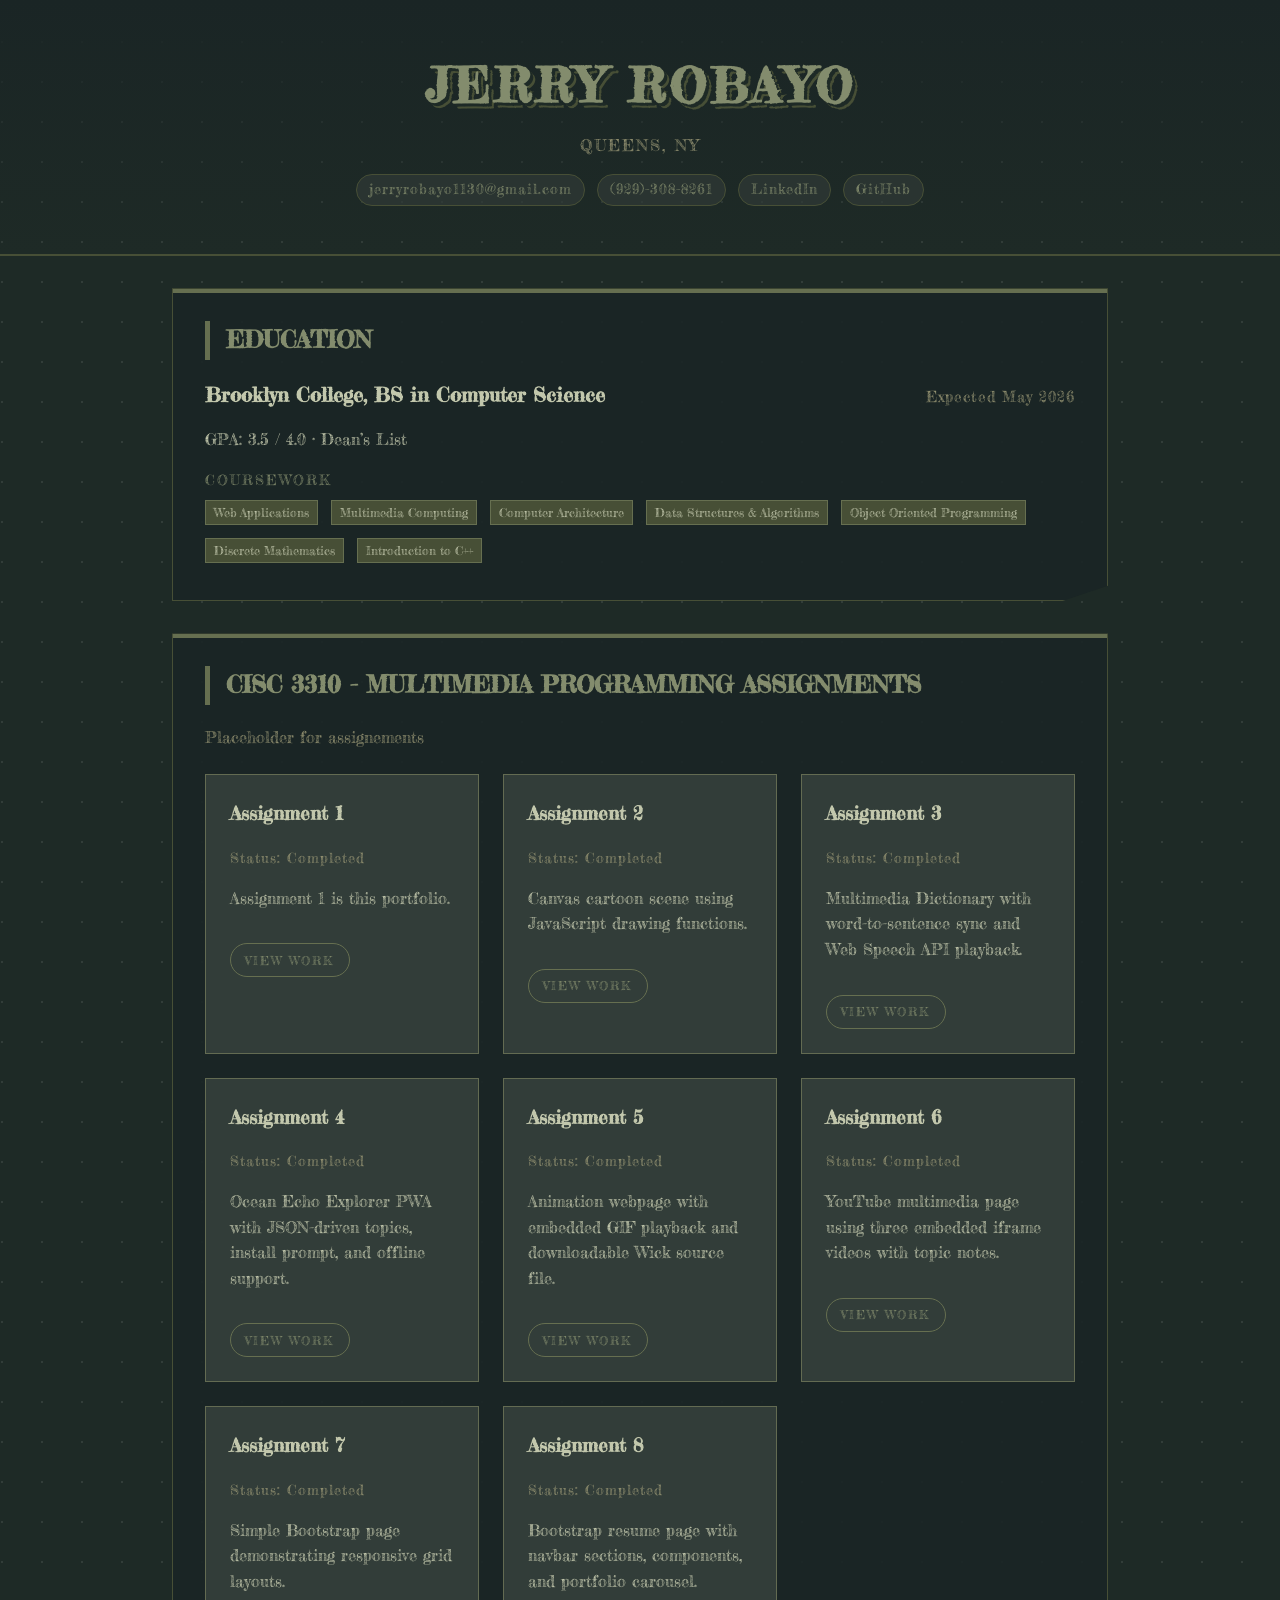
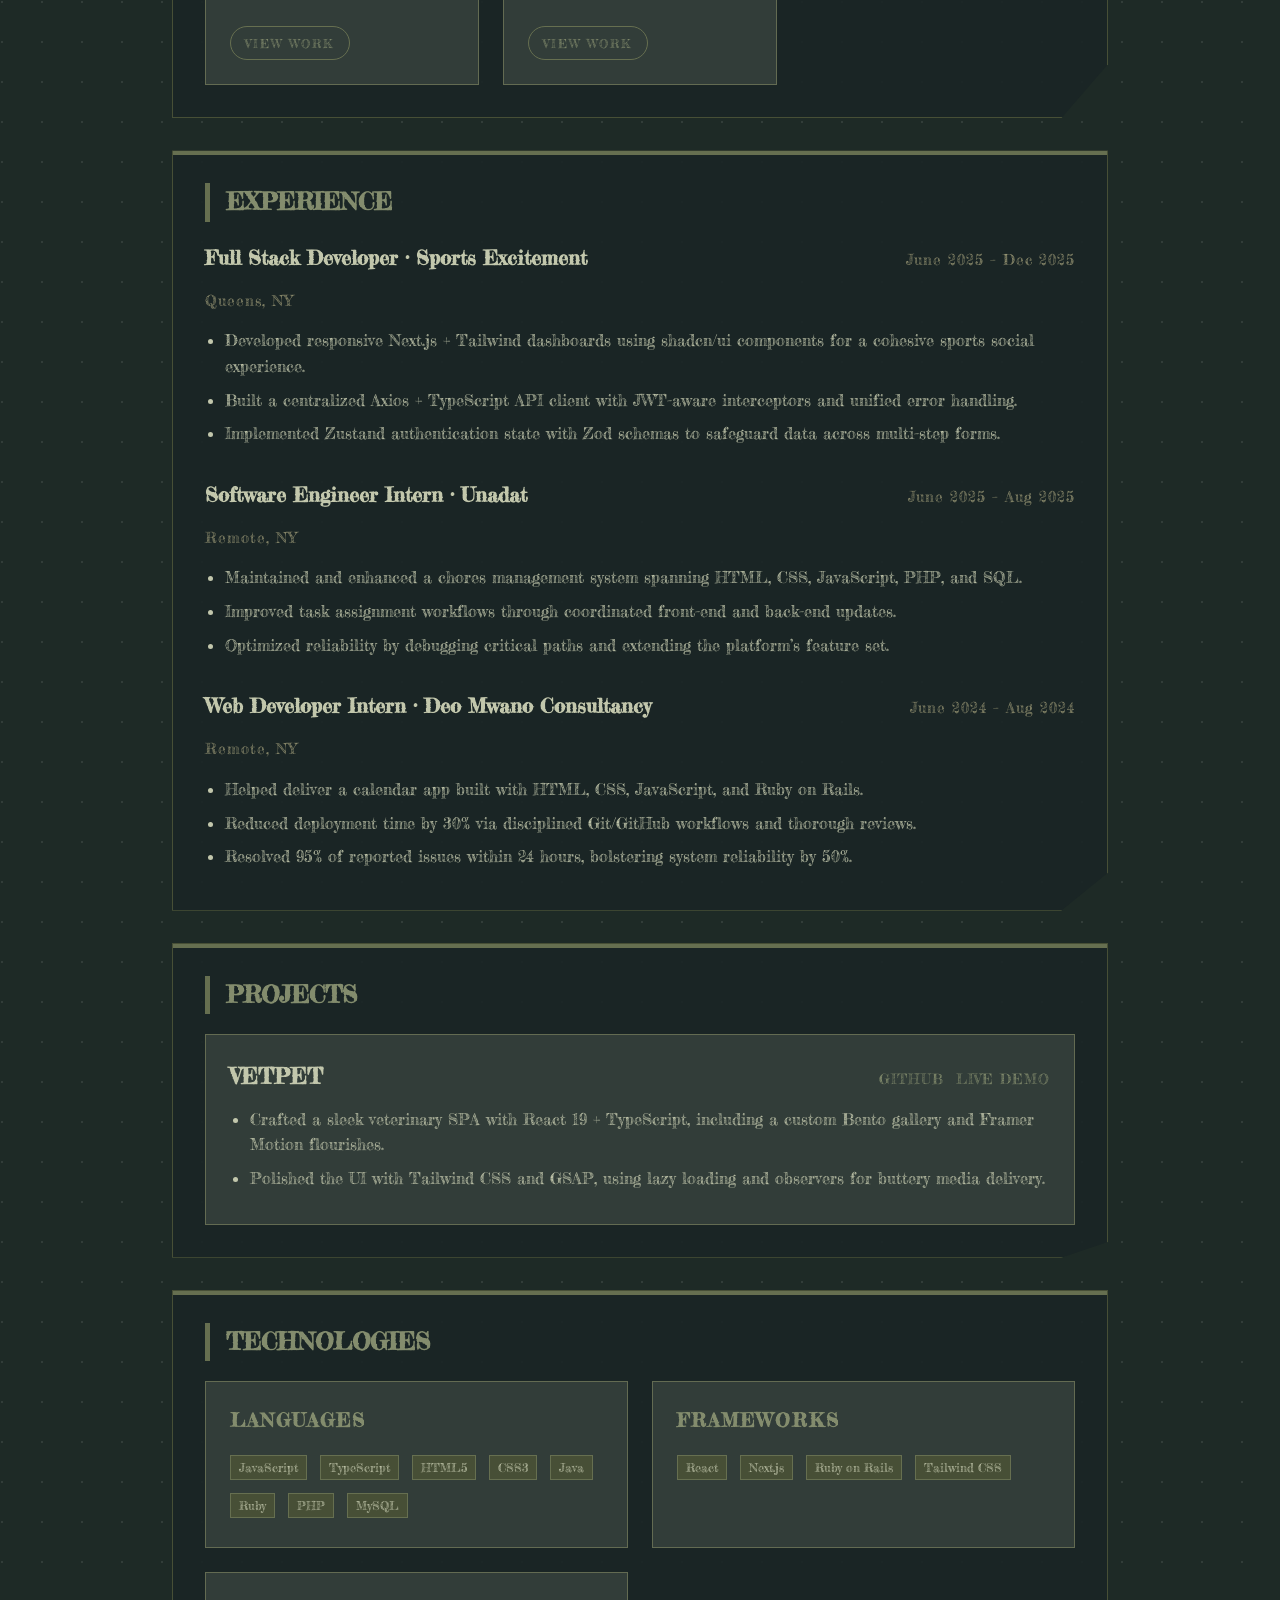
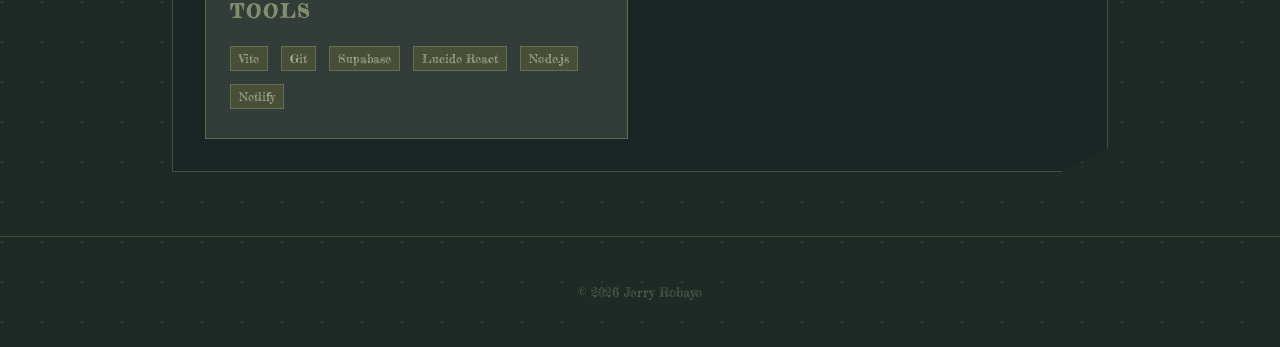
<file: index.html>
<!DOCTYPE html>
<html lang="en">
<head>
    <meta charset="UTF-8">
    <meta name="viewport" content="width=device-width, initial-scale=1.0">
    <title>Jerry Robayo - Portfolio</title>
    <link rel="preconnect" href="https://fonts.googleapis.com">
    <link rel="preconnect" href="https://fonts.gstatic.com" crossorigin>
    <link href="https://fonts.googleapis.com/css2?family=Fredericka+the+Great&display=swap" rel="stylesheet">
    <link rel="stylesheet" href="style.css">
</head>
<body class="fredericka-the-great-regular">
    <header>
        <h1>Jerry Robayo</h1>
        <p class="location">Queens, NY</p>
        <div class="contact-links">
            <a href="mailto:jerryrobayo1130@gmail.com">jerryrobayo1130@gmail.com</a>
            <a href="tel:19293088261">(929)-308-8261</a>
            <a href="https://www.linkedin.com/in/jerry-robayo" target="_blank" rel="noopener">LinkedIn</a>
            <a href="https://github.com/LJebry" target="_blank" rel="noopener">GitHub</a>
        </div>
    </header>

    <main>
        <section id="education">
            <h2>Education</h2>
            <div class="resume-item">
                <div class="item-header">
                    <h3>Brooklyn College, BS in Computer Science</h3>
                    <span class="item-dates">Expected May 2026</span>
                </div>
                <p>GPA: 3.5 / 4.0 · Dean’s List</p>
                <p class="item-subtitle">Coursework</p>
                <div class="tag-group">
                    <span class="tag">Web Applications</span>
                    <span class="tag">Multimedia Computing</span>
                    <span class="tag">Computer Architecture</span>
                    <span class="tag">Data Structures &amp; Algorithms</span>
                    <span class="tag">Object Oriented Programming</span>
                    <span class="tag">Discrete Mathematics</span>
                    <span class="tag">Introduction to C++</span>
                </div>
            </div>
        </section>

        <section id="assignments">
            <h2>CISC 3310 - Multimedia Programming Assignments</h2>
            <p class="section-intro">Placeholder for assignements</p>
            <div class="grid assignment-grid">
                <article class="card assignment-card">
                    <h3>Assignment 1</h3>
                    <p class="assignment-date">Status: Completed</p>
                    <p>Assignment 1 is this portfolio.</p>
                    <a class="assignment-link" href="#" target="_blank" rel="noopener">View Work</a>
                </article>
                <article class="card assignment-card">
                    <h3>Assignment 2</h3>
                    <p class="assignment-date">Status: Completed</p>
                    <p>Canvas cartoon scene using JavaScript drawing functions.</p>
                    <a class="assignment-link" href="assignment2/cartoon.html">View Work</a>
                </article>
                <article class="card assignment-card">
                    <h3>Assignment 3</h3>
                    <p class="assignment-date">Status: Completed</p>
                    <p>Multimedia Dictionary with word-to-sentence sync and Web Speech API playback.</p>
                    <a class="assignment-link" href="assignment3/dictionary.html">View Work</a>
                </article>
                <article class="card assignment-card">
                    <h3>Assignment 4</h3>
                    <p class="assignment-date">Status: Completed</p>
                    <p>Ocean Echo Explorer PWA with JSON-driven topics, install prompt, and offline support.</p>
                    <a class="assignment-link" href="assignment4/index.html">View Work</a>
                </article>
                <article class="card assignment-card">
                    <h3>Assignment 5</h3>
                    <p class="assignment-date">Status: Completed</p>
                    <p>Animation webpage with embedded GIF playback and downloadable Wick source file.</p>
                    <a class="assignment-link" href="assignment5/index.html">View Work</a>
                </article>
                <article class="card assignment-card">
                    <h3>Assignment 6</h3>
                    <p class="assignment-date">Status: Completed</p>
                    <p>YouTube multimedia page using three embedded iframe videos with topic notes.</p>
                    <a class="assignment-link" href="assignment6/index.html">View Work</a>
                </article>
                <article class="card assignment-card">
                    <h3>Assignment 7</h3>
                    <p class="assignment-date">Status: Completed</p>
                    <p>Simple Bootstrap page demonstrating responsive grid layouts.</p>
                    <a class="assignment-link" href="assignment7/index.html">View Work</a>
                </article>
                <article class="card assignment-card">
                    <h3>Assignment 8</h3>
                    <p class="assignment-date">Status: Completed</p>
                    <p>Bootstrap resume page with navbar sections, components, and portfolio carousel.</p>
                    <a class="assignment-link" href="assignment8/index.html">View Work</a>
                </article>
            </div>
        </section>

        <section id="experience">
            <h2>Experience</h2>
            <div class="resume-item">
                <div class="item-header">
                    <h3>Full Stack Developer · Sports Excitement</h3>
                    <span class="item-dates">June 2025 – Dec 2025</span>
                </div>
                <p class="item-location">Queens, NY</p>
                <ul>
                    <li>Developed responsive Next.js + Tailwind dashboards using shadcn/ui components for a cohesive sports social experience.</li>
                    <li>Built a centralized Axios + TypeScript API client with JWT-aware interceptors and unified error handling.</li>
                    <li>Implemented Zustand authentication state with Zod schemas to safeguard data across multi-step forms.</li>
                </ul>
            </div>

            <div class="resume-item">
                <div class="item-header">
                    <h3>Software Engineer Intern · Unadat</h3>
                    <span class="item-dates">June 2025 – Aug 2025</span>
                </div>
                <p class="item-location">Remote, NY</p>
                <ul>
                    <li>Maintained and enhanced a chores management system spanning HTML, CSS, JavaScript, PHP, and SQL.</li>
                    <li>Improved task assignment workflows through coordinated front-end and back-end updates.</li>
                    <li>Optimized reliability by debugging critical paths and extending the platform’s feature set.</li>
                </ul>
            </div>

            <div class="resume-item">
                <div class="item-header">
                    <h3>Web Developer Intern · Deo Mwano Consultancy</h3>
                    <span class="item-dates">June 2024 – Aug 2024</span>
                </div>
                <p class="item-location">Remote, NY</p>
                <ul>
                    <li>Helped deliver a calendar app built with HTML, CSS, JavaScript, and Ruby on Rails.</li>
                    <li>Reduced deployment time by 30% via disciplined Git/GitHub workflows and thorough reviews.</li>
                    <li>Resolved 95% of reported issues within 24 hours, bolstering system reliability by 50%.</li>
                </ul>
            </div>
        </section>

        <section id="portfolio">
            <h2>Projects</h2>
            <div class="card project-card">
                <div class="item-header">
                    <h3>VETPET</h3>
                    <div class="project-links">
                        <a href="https://github.com/LJebry/VETPET" target="_blank" rel="noopener">GitHub</a>
                        <a href="https://vetpetveterinaria.netlify.app/" target="_blank" rel="noopener">Live Demo</a>
                    </div>
                </div>
                <ul>
                    <li>Crafted a sleek veterinary SPA with React 19 + TypeScript, including a custom Bento gallery and Framer Motion flourishes.</li>
                    <li>Polished the UI with Tailwind CSS and GSAP, using lazy loading and observers for buttery media delivery.</li>
                </ul>
            </div>
        </section>

        <section id="technologies">
            <h2>Technologies</h2>
            <div class="grid tech-grid">
                <div class="card">
                    <h3>Languages</h3>
                    <div class="tag-group">
                        <span class="tag">JavaScript</span>
                        <span class="tag">TypeScript</span>
                        <span class="tag">HTML5</span>
                        <span class="tag">CSS3</span>
                        <span class="tag">Java</span>
                        <span class="tag">Ruby</span>
                        <span class="tag">PHP</span>
                        <span class="tag">MySQL</span>
                    </div>
                </div>
                <div class="card">
                    <h3>Frameworks</h3>
                    <div class="tag-group">
                        <span class="tag">React</span>
                        <span class="tag">Next.js</span>
                        <span class="tag">Ruby on Rails</span>
                        <span class="tag">Tailwind CSS</span>
                    </div>
                </div>
                <div class="card">
                    <h3>Tools</h3>
                    <div class="tag-group">
                        <span class="tag">Vite</span>
                        <span class="tag">Git</span>
                        <span class="tag">Supabase</span>
                        <span class="tag">Lucide React</span>
                        <span class="tag">Node.js</span>
                        <span class="tag">Netlify</span>
                    </div>
                </div>
            </div>
        </section>
    </main>

    <footer>
        <p>&copy; 2026 Jerry Robayo</p>
    </footer>

    <script src="script.js"></script>
</body>
</html>
</file>
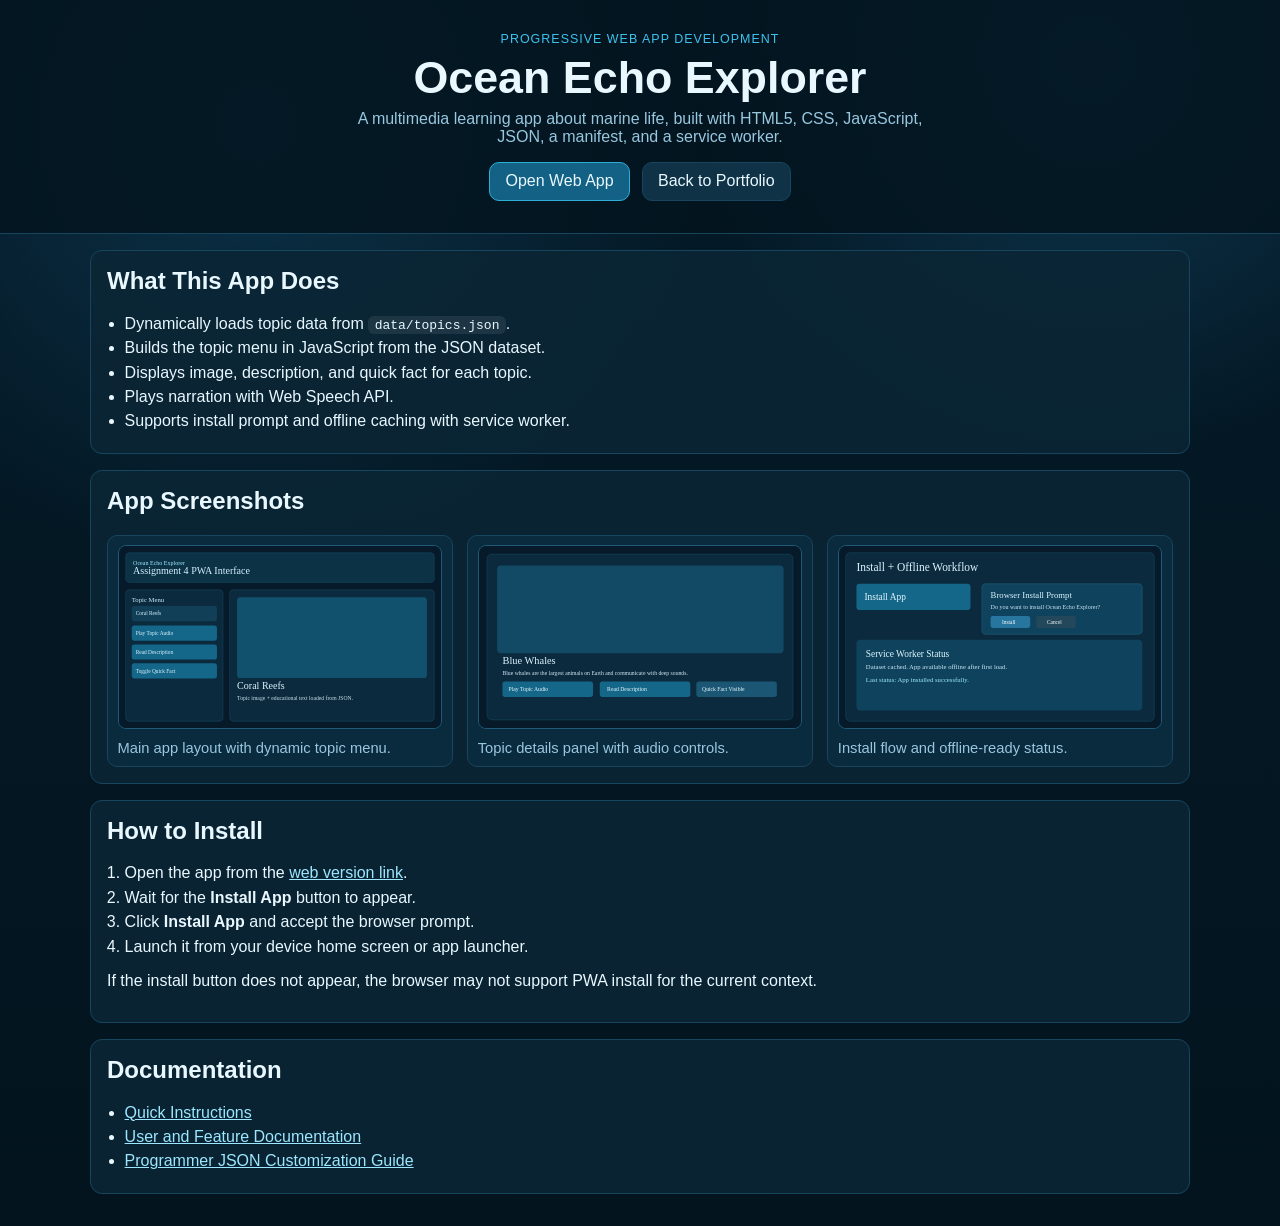
<file: assignment4/index.html>
<!DOCTYPE html>
<html lang="en">
<head>
    <meta charset="UTF-8">
    <meta name="viewport" content="width=device-width, initial-scale=1.0">
    <title>Ocean Echo Explorer - Project Page</title>
    <link rel="stylesheet" href="./promo.css">
</head>
<body>
    <header class="hero">
        <p class="kicker">Progressive Web App Development</p>
        <h1>Ocean Echo Explorer</h1>
        <p class="lead">A multimedia learning app about marine life, built with HTML5, CSS, JavaScript, JSON, a manifest, and a service worker.</p>
        <div class="hero-actions">
            <a class="btn primary" href="./app.html">Open Web App</a>
            <a class="btn" href="../index.html">Back to Portfolio</a>
        </div>
    </header>

    <main>
        <section>
            <h2>What This App Does</h2>
            <ul>
                <li>Dynamically loads topic data from <code>data/topics.json</code>.</li>
                <li>Builds the topic menu in JavaScript from the JSON dataset.</li>
                <li>Displays image, description, and quick fact for each topic.</li>
                <li>Plays narration with Web Speech API.</li>
                <li>Supports install prompt and offline caching with service worker.</li>
            </ul>
        </section>

        <section>
            <h2>App Screenshots</h2>
            <div class="shot-grid">
                <figure>
                    <img src="./assets/screenshots/screen-1.svg" alt="Ocean Echo Explorer main interface screenshot">
                    <figcaption>Main app layout with dynamic topic menu.</figcaption>
                </figure>
                <figure>
                    <img src="./assets/screenshots/screen-2.svg" alt="Topic details and narration controls screenshot">
                    <figcaption>Topic details panel with audio controls.</figcaption>
                </figure>
                <figure>
                    <img src="./assets/screenshots/screen-3.svg" alt="Install prompt workflow screenshot">
                    <figcaption>Install flow and offline-ready status.</figcaption>
                </figure>
            </div>
        </section>

        <section>
            <h2>How to Install</h2>
            <ol>
                <li>Open the app from the <a href="./app.html">web version link</a>.</li>
                <li>Wait for the <strong>Install App</strong> button to appear.</li>
                <li>Click <strong>Install App</strong> and accept the browser prompt.</li>
                <li>Launch it from your device home screen or app launcher.</li>
            </ol>
            <p>If the install button does not appear, the browser may not support PWA install for the current context.</p>
        </section>

        <section>
            <h2>Documentation</h2>
            <ul>
                <li><a href="./INSTRUCTIONS.md">Quick Instructions</a></li>
                <li><a href="./DOCUMENTATION.md">User and Feature Documentation</a></li>
                <li><a href="./PROGRAMMER.md">Programmer JSON Customization Guide</a></li>
            </ul>
        </section>
    </main>
</body>
</html>
</file>
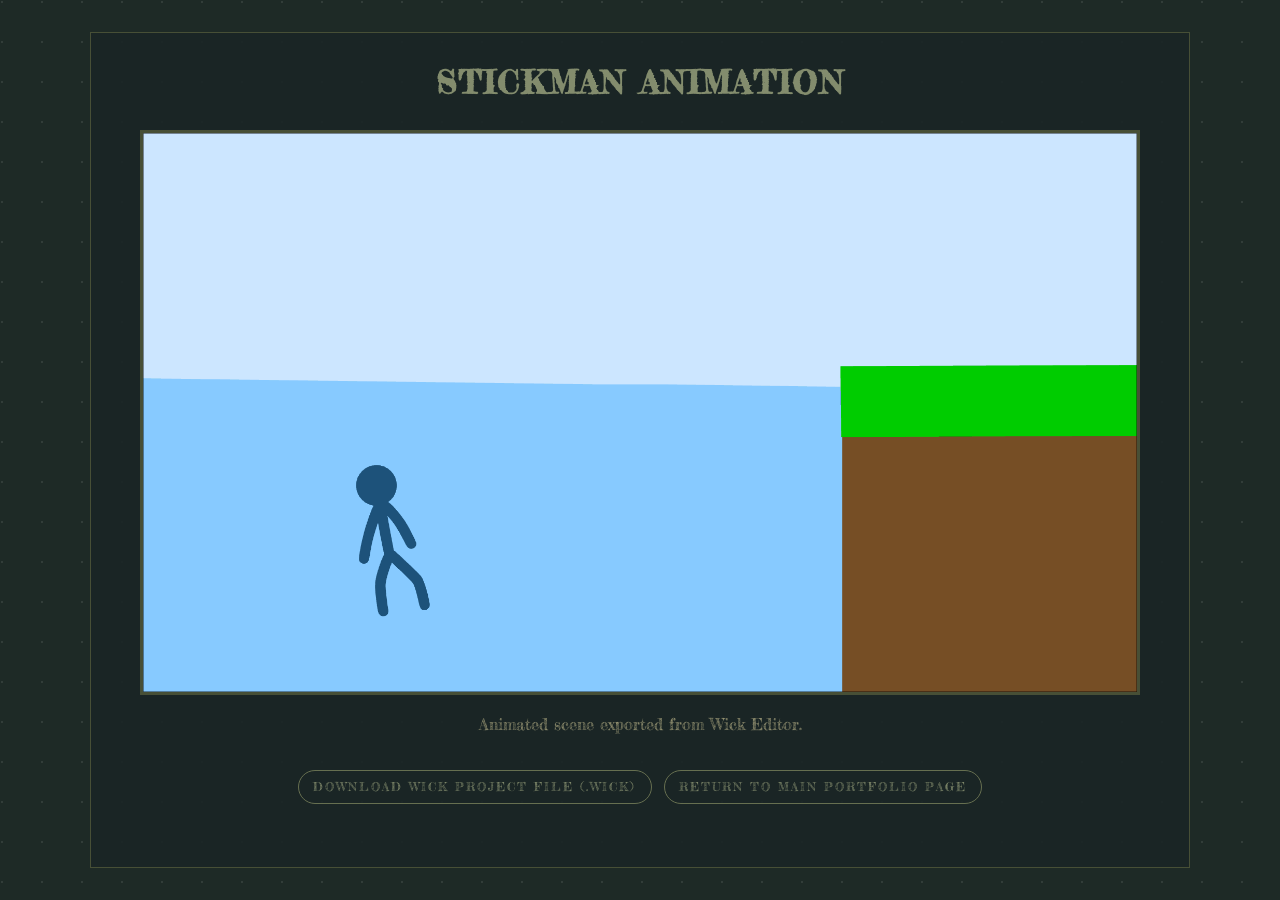
<file: assignment5/index.html>
<!DOCTYPE html>
<html lang="en">
<head>
    <meta charset="UTF-8">
    <meta name="viewport" content="width=device-width, initial-scale=1.0">
    <title>Jerry Robayo - Animation Project</title>
    <link rel="preconnect" href="https://fonts.googleapis.com">
    <link rel="preconnect" href="https://fonts.gstatic.com" crossorigin>
    <link href="https://fonts.googleapis.com/css2?family=Fredericka+the+Great&display=swap" rel="stylesheet">
    <link rel="stylesheet" href="../style.css">
</head>
<body class="fredericka-the-great-regular animation-page">
    <main class="animation-main">
        <h1>Stickman Animation</h1>

        <figure class="animation-figure">
            <img src="./assets/animation.gif" alt="Stickman animation created in Wick Editor" class="animation-media">
            <figcaption>Animated scene exported from Wick Editor.</figcaption>
        </figure>

        <div class="animation-links">
            <a class="assignment-link" href="./assets/animation-source.wick" download>Download Wick Project File (.wick)</a>
            <a class="assignment-link" href="../index.html">Return to Main Portfolio Page</a>
        </div>
    </main>
</body>
</html>
</file>
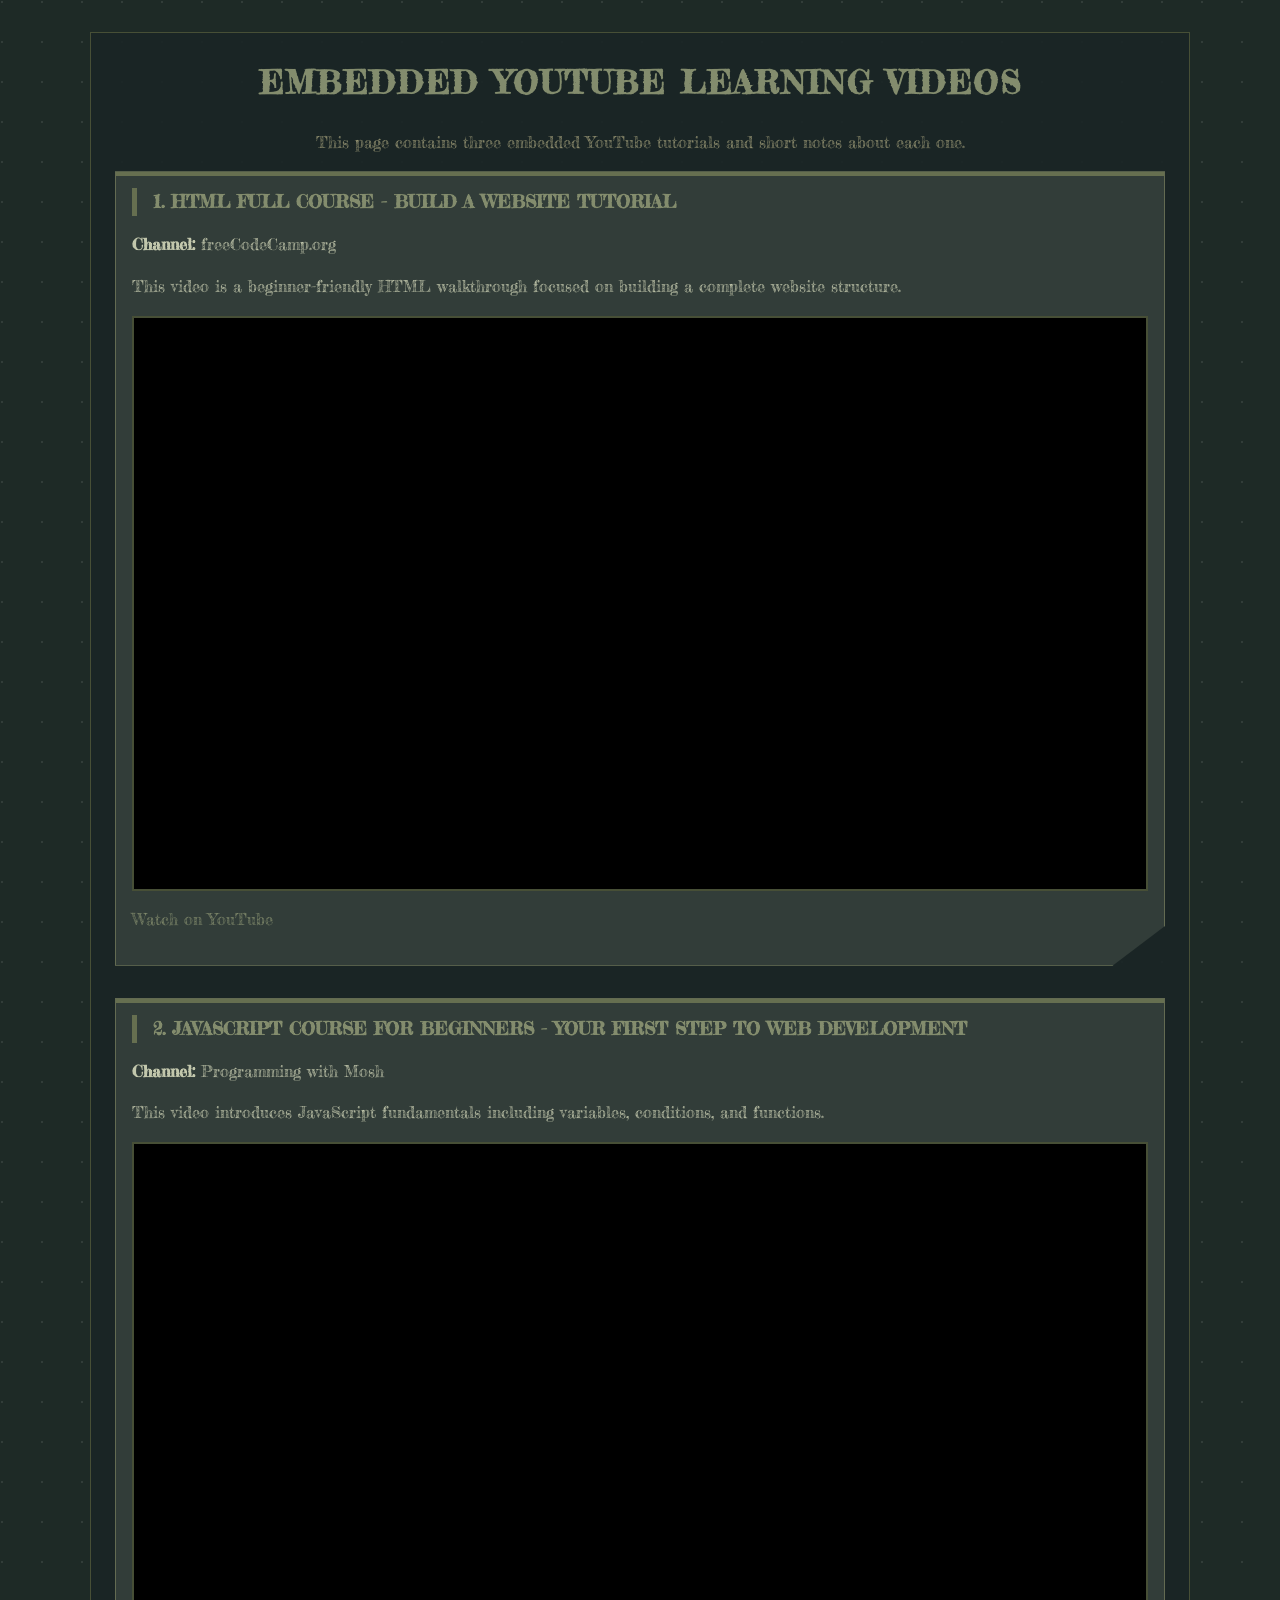
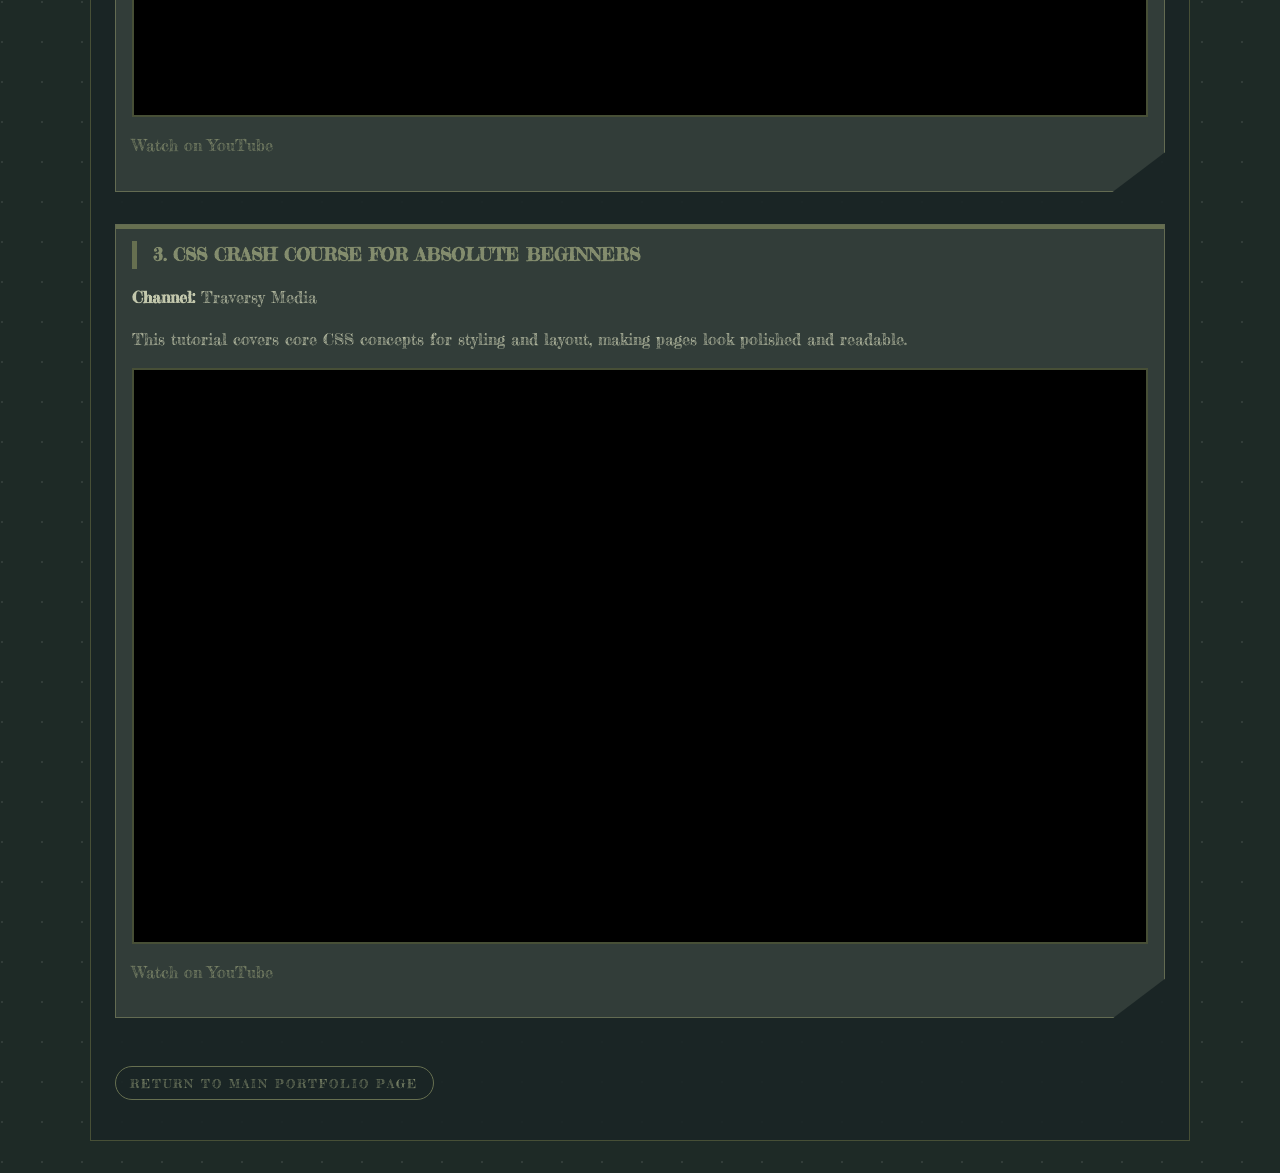
<file: assignment6/index.html>
<!DOCTYPE html>
<html lang="en">
<head>
    <meta charset="UTF-8">
    <meta name="viewport" content="width=device-width, initial-scale=1.0">
    <title>Jerry Robayo - YouTube Video Page</title>
    <link rel="preconnect" href="https://fonts.googleapis.com">
    <link rel="preconnect" href="https://fonts.gstatic.com" crossorigin>
    <link href="https://fonts.googleapis.com/css2?family=Fredericka+the+Great&display=swap" rel="stylesheet">
    <link rel="stylesheet" href="../style.css">
</head>
<body class="fredericka-the-great-regular video-page">
    <main class="video-main">
        <h1>Embedded YouTube Learning Videos</h1>
        <p class="video-intro">This page contains three embedded YouTube tutorials and short notes about each one.</p>

        <section class="video-card">
            <h2>1. HTML Full Course - Build a Website Tutorial</h2>
            <p><strong>Channel:</strong> freeCodeCamp.org</p>
            <p>This video is a beginner-friendly HTML walkthrough focused on building a complete website structure.</p>
            <div class="video-frame-wrap">
                <iframe
                    src="https://www.youtube.com/embed/pQN-pnXPaVg"
                    title="HTML Full Course - Build a Website Tutorial"
                    loading="lazy"
                    allow="accelerometer; autoplay; clipboard-write; encrypted-media; gyroscope; picture-in-picture; web-share"
                    referrerpolicy="strict-origin-when-cross-origin"
                    allowfullscreen></iframe>
            </div>
            <p><a href="https://www.youtube.com/watch?v=pQN-pnXPaVg" target="_blank" rel="noopener">Watch on YouTube</a></p>
        </section>

        <section class="video-card">
            <h2>2. JavaScript Course for Beginners - Your First Step to Web Development</h2>
            <p><strong>Channel:</strong> Programming with Mosh</p>
            <p>This video introduces JavaScript fundamentals including variables, conditions, and functions.</p>
            <div class="video-frame-wrap">
                <iframe
                    src="https://www.youtube.com/embed/W6NZfCO5SIk"
                    title="JavaScript Course for Beginners - Your First Step to Web Development"
                    loading="lazy"
                    allow="accelerometer; autoplay; clipboard-write; encrypted-media; gyroscope; picture-in-picture; web-share"
                    referrerpolicy="strict-origin-when-cross-origin"
                    allowfullscreen></iframe>
            </div>
            <p><a href="https://www.youtube.com/watch?v=W6NZfCO5SIk" target="_blank" rel="noopener">Watch on YouTube</a></p>
        </section>

        <section class="video-card">
            <h2>3. CSS Crash Course For Absolute Beginners</h2>
            <p><strong>Channel:</strong> Traversy Media</p>
            <p>This tutorial covers core CSS concepts for styling and layout, making pages look polished and readable.</p>
            <div class="video-frame-wrap">
                <iframe
                    src="https://www.youtube.com/embed/yfoY53QXEnI"
                    title="CSS Crash Course For Absolute Beginners"
                    loading="lazy"
                    allow="accelerometer; autoplay; clipboard-write; encrypted-media; gyroscope; picture-in-picture; web-share"
                    referrerpolicy="strict-origin-when-cross-origin"
                    allowfullscreen></iframe>
            </div>
            <p><a href="https://www.youtube.com/watch?v=yfoY53QXEnI" target="_blank" rel="noopener">Watch on YouTube</a></p>
        </section>

        <p class="return-link-wrap">
            <a class="assignment-link" href="../index.html">Return to Main Portfolio Page</a>
        </p>
    </main>
</body>
</html>
</file>
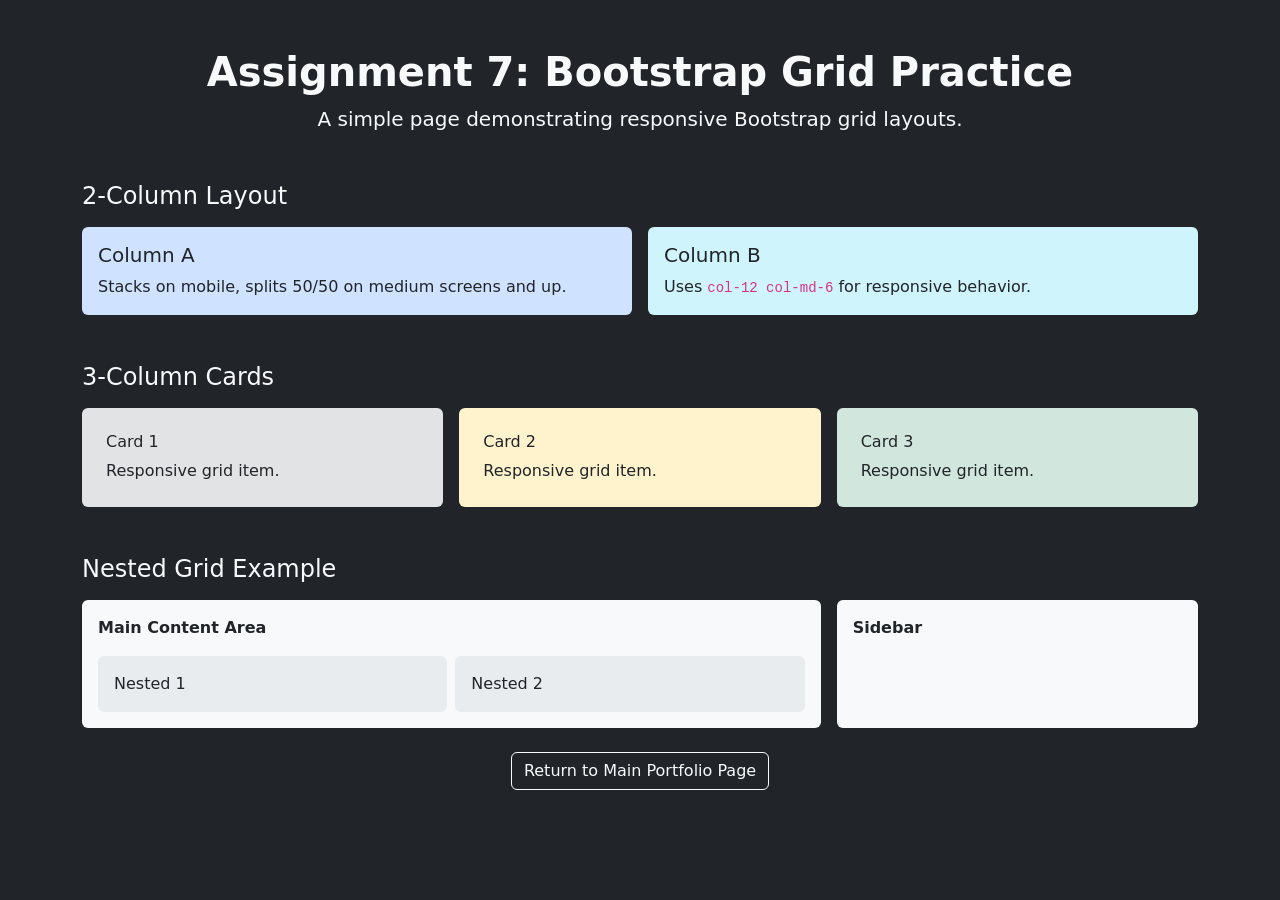
<file: assignment7/index.html>
<!DOCTYPE html>
<html lang="en">
<head>
    <meta charset="UTF-8">
    <meta name="viewport" content="width=device-width, initial-scale=1.0">
    <title>Jerry Robayo - Assignment 7 Bootstrap Grid</title>
    <link href="https://cdn.jsdelivr.net/npm/bootstrap@5.3.3/dist/css/bootstrap.min.css" rel="stylesheet" integrity="sha384-QWTKZyjpPEjISv5WaRU9OFeRpok6YctnYmDr5pNlyT2bRjXh0JMhjY6hW+ALEwIH" crossorigin="anonymous">
</head>
<body class="bg-dark text-light">
    <main class="container py-5">
        <header class="text-center mb-5">
            <h1 class="display-6 fw-bold">Assignment 7: Bootstrap Grid Practice</h1>
            <p class="lead mb-0">A simple page demonstrating responsive Bootstrap grid layouts.</p>
        </header>

        <section class="mb-5">
            <h2 class="h4 mb-3">2-Column Layout</h2>
            <div class="row g-3">
                <div class="col-12 col-md-6">
                    <div class="card h-100 border-0 bg-primary-subtle">
                        <div class="card-body">
                            <h3 class="h5 text-dark">Column A</h3>
                            <p class="text-dark mb-0">Stacks on mobile, splits 50/50 on medium screens and up.</p>
                        </div>
                    </div>
                </div>
                <div class="col-12 col-md-6">
                    <div class="card h-100 border-0 bg-info-subtle">
                        <div class="card-body">
                            <h3 class="h5 text-dark">Column B</h3>
                            <p class="text-dark mb-0">Uses <code>col-12 col-md-6</code> for responsive behavior.</p>
                        </div>
                    </div>
                </div>
            </div>
        </section>

        <section class="mb-5">
            <h2 class="h4 mb-3">3-Column Cards</h2>
            <div class="row g-3">
                <div class="col-12 col-sm-6 col-lg-4">
                    <div class="p-4 rounded bg-secondary-subtle text-dark h-100">
                        <h3 class="h6">Card 1</h3>
                        <p class="mb-0">Responsive grid item.</p>
                    </div>
                </div>
                <div class="col-12 col-sm-6 col-lg-4">
                    <div class="p-4 rounded bg-warning-subtle text-dark h-100">
                        <h3 class="h6">Card 2</h3>
                        <p class="mb-0">Responsive grid item.</p>
                    </div>
                </div>
                <div class="col-12 col-sm-6 col-lg-4">
                    <div class="p-4 rounded bg-success-subtle text-dark h-100">
                        <h3 class="h6">Card 3</h3>
                        <p class="mb-0">Responsive grid item.</p>
                    </div>
                </div>
            </div>
        </section>

        <section class="mb-4">
            <h2 class="h4 mb-3">Nested Grid Example</h2>
            <div class="row g-3">
                <div class="col-12 col-lg-8">
                    <div class="p-3 rounded bg-light text-dark">
                        <p class="mb-3 fw-semibold">Main Content Area</p>
                        <div class="row g-2">
                            <div class="col-6">
                                <div class="p-3 rounded bg-body-secondary">Nested 1</div>
                            </div>
                            <div class="col-6">
                                <div class="p-3 rounded bg-body-secondary">Nested 2</div>
                            </div>
                        </div>
                    </div>
                </div>
                <div class="col-12 col-lg-4">
                    <div class="p-3 rounded bg-light text-dark h-100">
                        <p class="mb-0 fw-semibold">Sidebar</p>
                    </div>
                </div>
            </div>
        </section>

        <div class="text-center">
            <a class="btn btn-outline-light" href="../index.html">Return to Main Portfolio Page</a>
        </div>
    </main>

    <script src="https://cdn.jsdelivr.net/npm/bootstrap@5.3.3/dist/js/bootstrap.bundle.min.js" integrity="sha384-YvpcrYf0tY3lHB60NNkmXc5s9fDVZLESaAA55NDzOxhy9GkcIdslK1eN7N6jIeHz" crossorigin="anonymous"></script>
</body>
</html>
</file>
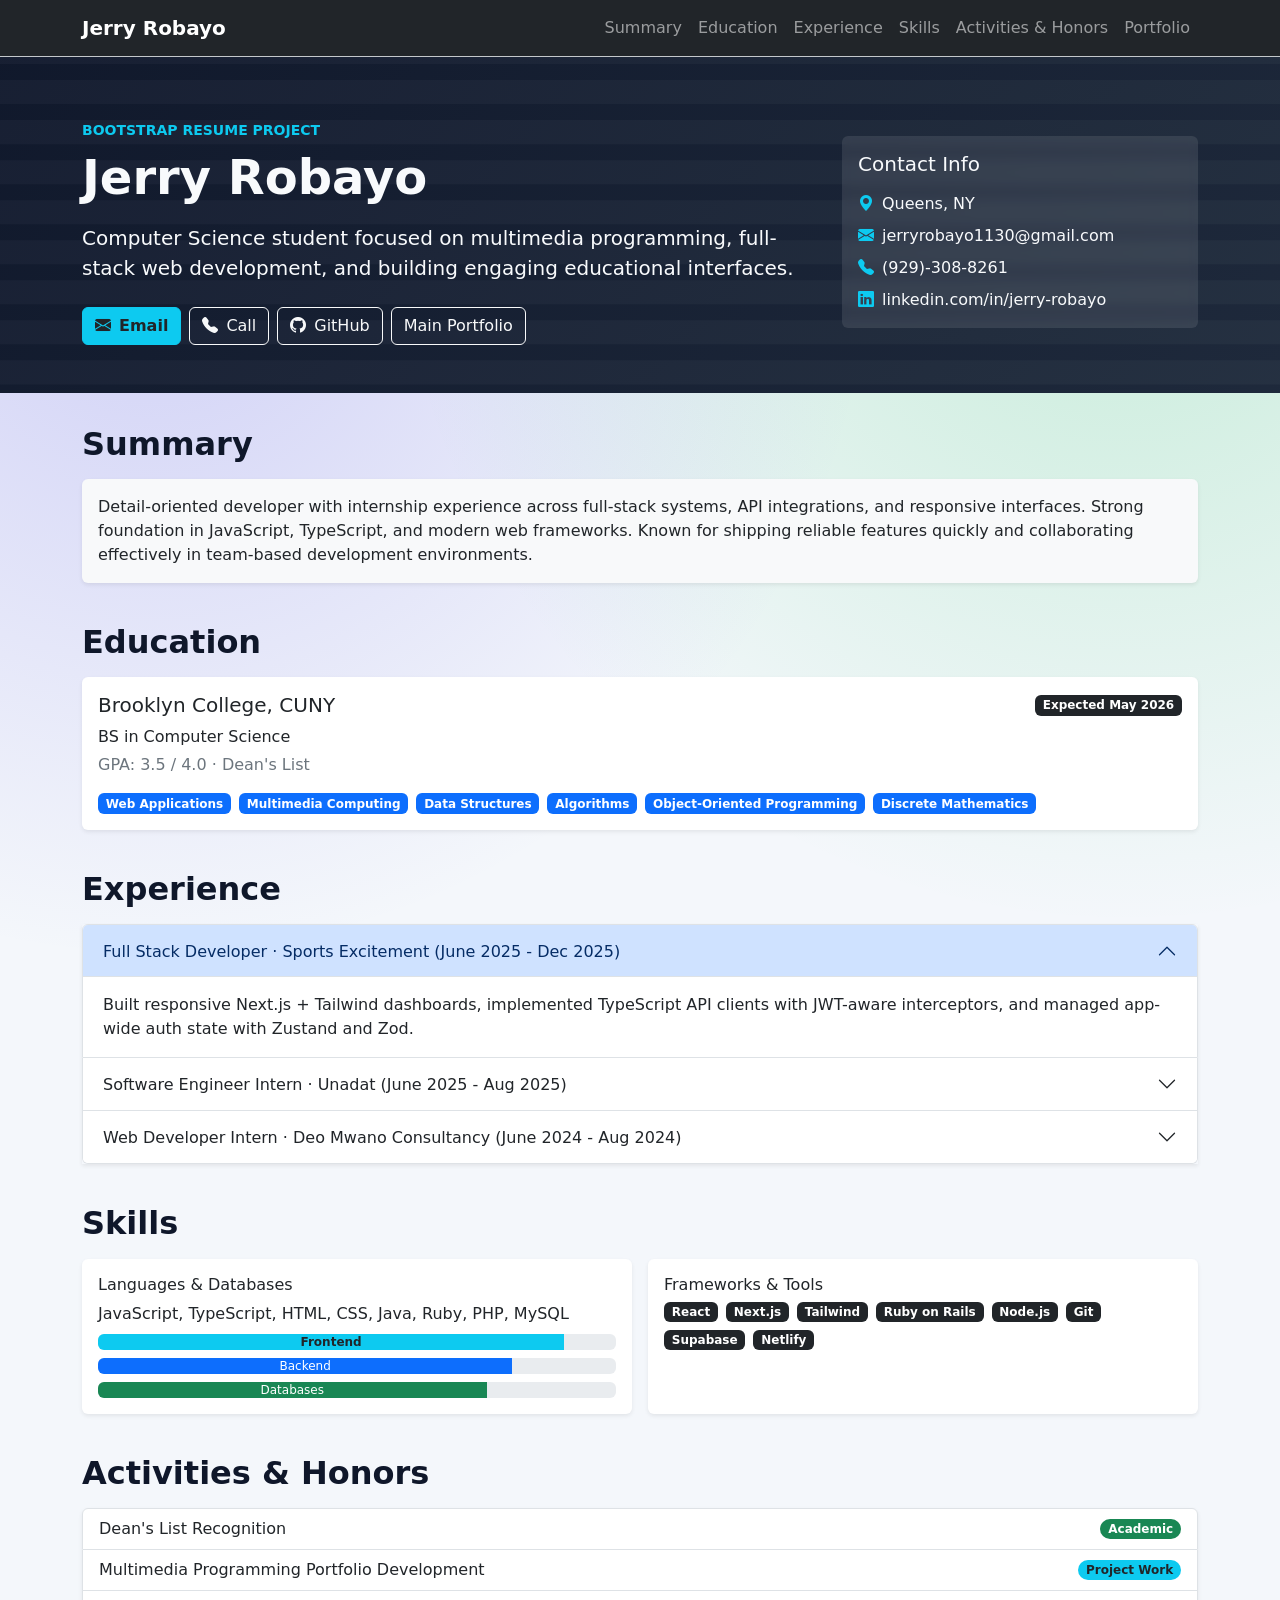
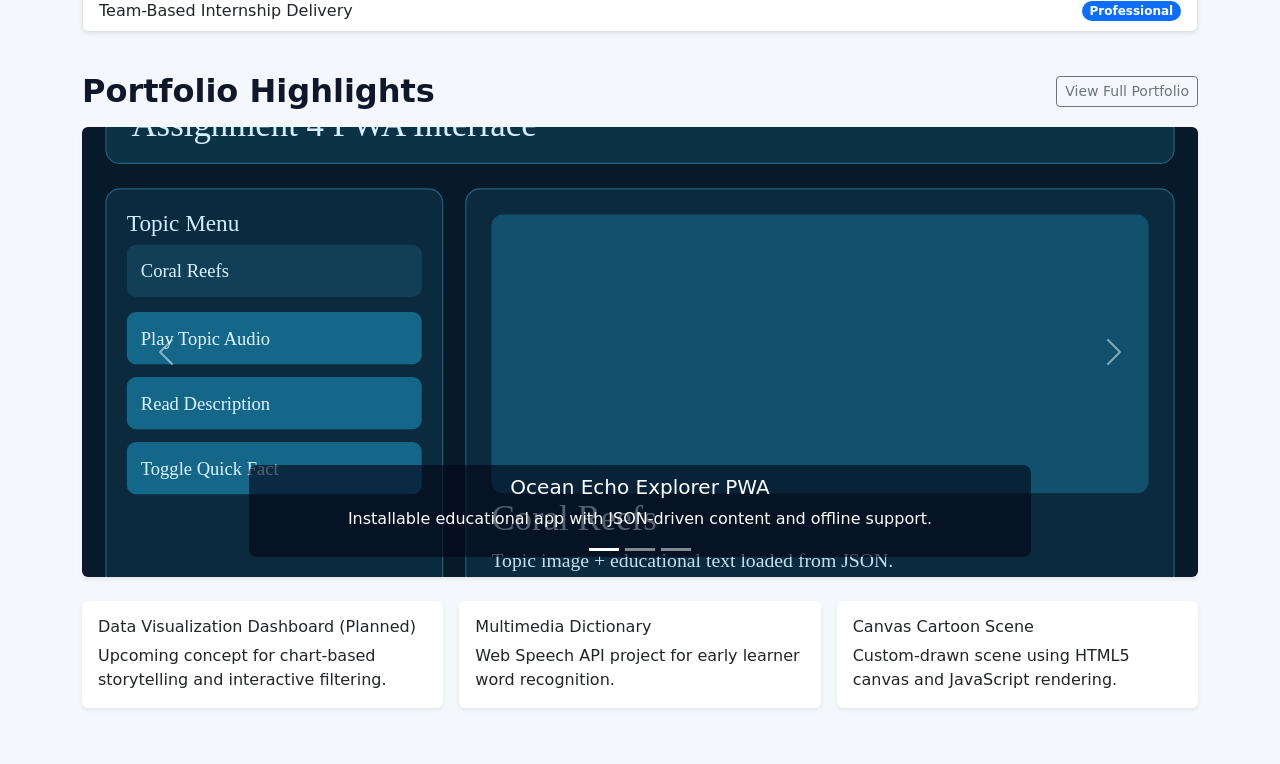
<file: assignment8/index.html>
<!DOCTYPE html>
<html lang="en">
<head>
    <meta charset="UTF-8">
    <meta name="viewport" content="width=device-width, initial-scale=1.0">
    <title>Jerry Robayo - Bootstrap Resume</title>
    <link href="https://cdn.jsdelivr.net/npm/bootstrap@5.3.3/dist/css/bootstrap.min.css" rel="stylesheet" integrity="sha384-QWTKZyjpPEjISv5WaRU9OFeRpok6YctnYmDr5pNlyT2bRjXh0JMhjY6hW+ALEwIH" crossorigin="anonymous">
    <link rel="stylesheet" href="https://cdn.jsdelivr.net/npm/bootstrap-icons@1.11.3/font/bootstrap-icons.min.css">
    <link rel="stylesheet" href="./resume.css">
</head>
<body data-bs-spy="scroll" data-bs-target="#resumeNav" data-bs-offset="90" tabindex="0">
    <nav id="resumeNav" class="navbar navbar-expand-lg navbar-dark bg-dark fixed-top border-bottom border-secondary-subtle">
        <div class="container">
            <a class="navbar-brand fw-semibold" href="#top">Jerry Robayo</a>
            <button class="navbar-toggler" type="button" data-bs-toggle="collapse" data-bs-target="#navContent" aria-controls="navContent" aria-expanded="false" aria-label="Toggle navigation">
                <span class="navbar-toggler-icon"></span>
            </button>
            <div class="collapse navbar-collapse" id="navContent">
                <ul class="navbar-nav ms-auto mb-2 mb-lg-0">
                    <li class="nav-item"><a class="nav-link" href="#summary">Summary</a></li>
                    <li class="nav-item"><a class="nav-link" href="#education">Education</a></li>
                    <li class="nav-item"><a class="nav-link" href="#experience">Experience</a></li>
                    <li class="nav-item"><a class="nav-link" href="#skills">Skills</a></li>
                    <li class="nav-item"><a class="nav-link" href="#honors">Activities & Honors</a></li>
                    <li class="nav-item"><a class="nav-link" href="#portfolio">Portfolio</a></li>
                </ul>
            </div>
        </div>
    </nav>

    <header id="top" class="hero-section py-5">
        <div class="container pt-5 mt-4">
            <div class="row g-4 align-items-center">
                <div class="col-lg-8">
                    <p class="text-uppercase small fw-semibold text-info mb-2">Bootstrap Resume Project</p>
                    <h1 class="display-5 fw-bold mb-3">Jerry Robayo</h1>
                    <p class="lead mb-4">Computer Science student focused on multimedia programming, full-stack web development, and building engaging educational interfaces.</p>
                    <div class="d-flex flex-wrap gap-2">
                        <a class="btn btn-info text-dark fw-semibold" href="mailto:jerryrobayo1130@gmail.com"><i class="bi bi-envelope-fill me-2"></i>Email</a>
                        <a class="btn btn-outline-light" href="tel:19293088261"><i class="bi bi-telephone-fill me-2"></i>Call</a>
                        <a class="btn btn-outline-light" href="https://github.com/LJebry" target="_blank" rel="noopener"><i class="bi bi-github me-2"></i>GitHub</a>
                        <a class="btn btn-outline-light" href="../index.html">Main Portfolio</a>
                    </div>
                </div>
                <div class="col-lg-4">
                    <div class="card glass-card border-0 h-100">
                        <div class="card-body">
                            <h2 class="h5 mb-3">Contact Info</h2>
                            <p class="mb-2"><i class="bi bi-geo-alt-fill me-2 text-info"></i>Queens, NY</p>
                            <p class="mb-2"><i class="bi bi-envelope-fill me-2 text-info"></i>jerryrobayo1130@gmail.com</p>
                            <p class="mb-2"><i class="bi bi-telephone-fill me-2 text-info"></i>(929)-308-8261</p>
                            <p class="mb-0"><i class="bi bi-linkedin me-2 text-info"></i>linkedin.com/in/jerry-robayo</p>
                        </div>
                    </div>
                </div>
            </div>
        </div>
    </header>

    <main class="pb-5">
        <section id="summary" class="section-pad">
            <div class="container">
                <h2 class="section-title">Summary</h2>
                <div class="card bg-body-tertiary border-0 shadow-sm">
                    <div class="card-body">
                        <p class="mb-0">Detail-oriented developer with internship experience across full-stack systems, API integrations, and responsive interfaces. Strong foundation in JavaScript, TypeScript, and modern web frameworks. Known for shipping reliable features quickly and collaborating effectively in team-based development environments.</p>
                    </div>
                </div>
            </div>
        </section>

        <section id="education" class="section-pad">
            <div class="container">
                <h2 class="section-title">Education</h2>
                <div class="card shadow-sm border-0">
                    <div class="card-body">
                        <div class="d-flex flex-wrap justify-content-between align-items-center gap-2">
                            <h3 class="h5 mb-0">Brooklyn College, CUNY</h3>
                            <span class="badge text-bg-dark">Expected May 2026</span>
                        </div>
                        <p class="mb-1 mt-2">BS in Computer Science</p>
                        <p class="text-secondary mb-3">GPA: 3.5 / 4.0 · Dean's List</p>
                        <div class="d-flex flex-wrap gap-2">
                            <span class="badge text-bg-primary">Web Applications</span>
                            <span class="badge text-bg-primary">Multimedia Computing</span>
                            <span class="badge text-bg-primary">Data Structures</span>
                            <span class="badge text-bg-primary">Algorithms</span>
                            <span class="badge text-bg-primary">Object-Oriented Programming</span>
                            <span class="badge text-bg-primary">Discrete Mathematics</span>
                        </div>
                    </div>
                </div>
            </div>
        </section>

        <section id="experience" class="section-pad">
            <div class="container">
                <h2 class="section-title">Experience</h2>
                <div class="accordion shadow-sm" id="experienceAccordion">
                    <div class="accordion-item">
                        <h3 class="accordion-header">
                            <button class="accordion-button" type="button" data-bs-toggle="collapse" data-bs-target="#expOne" aria-expanded="true" aria-controls="expOne">
                                Full Stack Developer · Sports Excitement (June 2025 - Dec 2025)
                            </button>
                        </h3>
                        <div id="expOne" class="accordion-collapse collapse show" data-bs-parent="#experienceAccordion">
                            <div class="accordion-body">
                                Built responsive Next.js + Tailwind dashboards, implemented TypeScript API clients with JWT-aware interceptors, and managed app-wide auth state with Zustand and Zod.
                            </div>
                        </div>
                    </div>
                    <div class="accordion-item">
                        <h3 class="accordion-header">
                            <button class="accordion-button collapsed" type="button" data-bs-toggle="collapse" data-bs-target="#expTwo" aria-expanded="false" aria-controls="expTwo">
                                Software Engineer Intern · Unadat (June 2025 - Aug 2025)
                            </button>
                        </h3>
                        <div id="expTwo" class="accordion-collapse collapse" data-bs-parent="#experienceAccordion">
                            <div class="accordion-body">
                                Maintained and improved chore-management workflows across HTML, CSS, JavaScript, PHP, and SQL while debugging high-impact features.
                            </div>
                        </div>
                    </div>
                    <div class="accordion-item">
                        <h3 class="accordion-header">
                            <button class="accordion-button collapsed" type="button" data-bs-toggle="collapse" data-bs-target="#expThree" aria-expanded="false" aria-controls="expThree">
                                Web Developer Intern · Deo Mwano Consultancy (June 2024 - Aug 2024)
                            </button>
                        </h3>
                        <div id="expThree" class="accordion-collapse collapse" data-bs-parent="#experienceAccordion">
                            <div class="accordion-body">
                                Contributed to a calendar app using HTML, CSS, JavaScript, and Ruby on Rails; improved deployment speed with strong Git/GitHub workflows.
                            </div>
                        </div>
                    </div>
                </div>
            </div>
        </section>

        <section id="skills" class="section-pad">
            <div class="container">
                <h2 class="section-title">Skills</h2>
                <div class="row g-3">
                    <div class="col-md-6">
                        <div class="card h-100 border-0 shadow-sm">
                            <div class="card-body">
                                <h3 class="h6">Languages & Databases</h3>
                                <p class="mb-2">JavaScript, TypeScript, HTML, CSS, Java, Ruby, PHP, MySQL</p>
                                <div class="progress mb-2" role="progressbar" aria-label="Frontend skill level">
                                    <div class="progress-bar bg-info text-dark fw-semibold" style="width: 90%">Frontend</div>
                                </div>
                                <div class="progress mb-2" role="progressbar" aria-label="Backend skill level">
                                    <div class="progress-bar bg-primary" style="width: 80%">Backend</div>
                                </div>
                                <div class="progress" role="progressbar" aria-label="Database skill level">
                                    <div class="progress-bar bg-success" style="width: 75%">Databases</div>
                                </div>
                            </div>
                        </div>
                    </div>
                    <div class="col-md-6">
                        <div class="card h-100 border-0 shadow-sm">
                            <div class="card-body">
                                <h3 class="h6">Frameworks & Tools</h3>
                                <div class="d-flex flex-wrap gap-2">
                                    <span class="badge text-bg-dark">React</span>
                                    <span class="badge text-bg-dark">Next.js</span>
                                    <span class="badge text-bg-dark">Tailwind</span>
                                    <span class="badge text-bg-dark">Ruby on Rails</span>
                                    <span class="badge text-bg-dark">Node.js</span>
                                    <span class="badge text-bg-dark">Git</span>
                                    <span class="badge text-bg-dark">Supabase</span>
                                    <span class="badge text-bg-dark">Netlify</span>
                                </div>
                            </div>
                        </div>
                    </div>
                </div>
            </div>
        </section>

        <section id="honors" class="section-pad">
            <div class="container">
                <h2 class="section-title">Activities & Honors</h2>
                <div class="list-group shadow-sm">
                    <div class="list-group-item d-flex justify-content-between align-items-center">
                        Dean's List Recognition
                        <span class="badge text-bg-success rounded-pill">Academic</span>
                    </div>
                    <div class="list-group-item d-flex justify-content-between align-items-center">
                        Multimedia Programming Portfolio Development
                        <span class="badge text-bg-info rounded-pill text-dark">Project Work</span>
                    </div>
                    <div class="list-group-item d-flex justify-content-between align-items-center">
                        Team-Based Internship Delivery
                        <span class="badge text-bg-primary rounded-pill">Professional</span>
                    </div>
                </div>
            </div>
        </section>

        <section id="portfolio" class="section-pad">
            <div class="container">
                <div class="d-flex flex-wrap justify-content-between align-items-center gap-2 mb-3">
                    <h2 class="section-title mb-0">Portfolio Highlights</h2>
                    <a class="btn btn-sm btn-outline-secondary" href="../index.html">View Full Portfolio</a>
                </div>

                <div id="projectCarousel" class="carousel slide shadow-sm mb-4" data-bs-ride="carousel">
                    <div class="carousel-indicators">
                        <button type="button" data-bs-target="#projectCarousel" data-bs-slide-to="0" class="active" aria-current="true" aria-label="Slide 1"></button>
                        <button type="button" data-bs-target="#projectCarousel" data-bs-slide-to="1" aria-label="Slide 2"></button>
                        <button type="button" data-bs-target="#projectCarousel" data-bs-slide-to="2" aria-label="Slide 3"></button>
                    </div>
                    <div class="carousel-inner rounded">
                        <div class="carousel-item active">
                            <img src="../assignment4/assets/screenshots/screen-1.svg" class="d-block w-100 carousel-image" alt="Ocean Echo Explorer interface screenshot">
                            <div class="carousel-caption d-none d-md-block">
                                <h3 class="h5">Ocean Echo Explorer PWA</h3>
                                <p>Installable educational app with JSON-driven content and offline support.</p>
                            </div>
                        </div>
                        <div class="carousel-item">
                            <img src="../assignment5/assets/animation.gif" class="d-block w-100 carousel-image" alt="Stickman animation screenshot">
                            <div class="carousel-caption d-none d-md-block">
                                <h3 class="h5">Animation Showcase</h3>
                                <p>Custom animation export with downloadable project source.</p>
                            </div>
                        </div>
                        <div class="carousel-item">
                            <img src="../assignment4/assets/screenshots/screen-3.svg" class="d-block w-100 carousel-image" alt="Install and offline workflow screenshot">
                            <div class="carousel-caption d-none d-md-block">
                                <h3 class="h5">Data-Driven Multimedia Projects</h3>
                                <p>Course projects focused on interactivity, media, and web APIs.</p>
                            </div>
                        </div>
                    </div>
                    <button class="carousel-control-prev" type="button" data-bs-target="#projectCarousel" data-bs-slide="prev">
                        <span class="carousel-control-prev-icon" aria-hidden="true"></span>
                        <span class="visually-hidden">Previous</span>
                    </button>
                    <button class="carousel-control-next" type="button" data-bs-target="#projectCarousel" data-bs-slide="next">
                        <span class="carousel-control-next-icon" aria-hidden="true"></span>
                        <span class="visually-hidden">Next</span>
                    </button>
                </div>

                <div class="row g-3">
                    <div class="col-md-6 col-lg-4">
                        <div class="card h-100 border-0 shadow-sm">
                            <div class="card-body">
                                <h3 class="h6">Data Visualization Dashboard (Planned)</h3>
                                <p class="mb-0">Upcoming concept for chart-based storytelling and interactive filtering.</p>
                            </div>
                        </div>
                    </div>
                    <div class="col-md-6 col-lg-4">
                        <div class="card h-100 border-0 shadow-sm">
                            <div class="card-body">
                                <h3 class="h6">Multimedia Dictionary</h3>
                                <p class="mb-0">Web Speech API project for early learner word recognition.</p>
                            </div>
                        </div>
                    </div>
                    <div class="col-md-6 col-lg-4">
                        <div class="card h-100 border-0 shadow-sm">
                            <div class="card-body">
                                <h3 class="h6">Canvas Cartoon Scene</h3>
                                <p class="mb-0">Custom-drawn scene using HTML5 canvas and JavaScript rendering.</p>
                            </div>
                        </div>
                    </div>
                </div>
            </div>
        </section>
    </main>

    <script src="https://cdn.jsdelivr.net/npm/bootstrap@5.3.3/dist/js/bootstrap.bundle.min.js" integrity="sha384-YvpcrYf0tY3lHB60NNkmXc5s9fDVZLESaAA55NDzOxhy9GkcIdslK1eN7N6jIeHz" crossorigin="anonymous"></script>
</body>
</html>
</file>
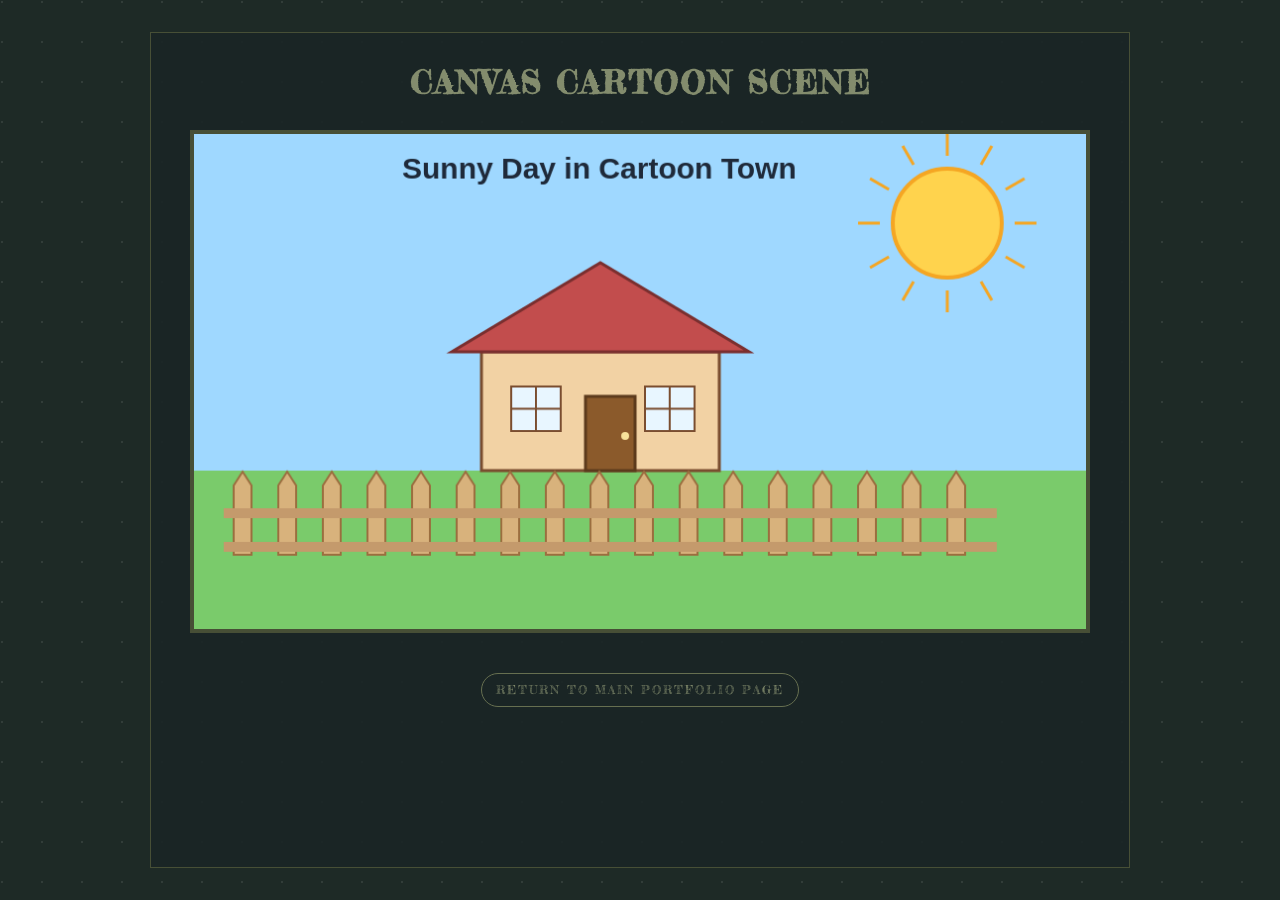
<file: assignment2/cartoon.html>
<!DOCTYPE html>
<html lang="en">
<head>
    <meta charset="UTF-8">
    <meta name="viewport" content="width=device-width, initial-scale=1.0">
    <title>Jerry Robayo - Cartoon Scene</title>
    <link rel="preconnect" href="https://fonts.googleapis.com">
    <link rel="preconnect" href="https://fonts.gstatic.com" crossorigin>
    <link href="https://fonts.googleapis.com/css2?family=Fredericka+the+Great&display=swap" rel="stylesheet">
    <link rel="stylesheet" href="../style.css">
</head>
<body class="fredericka-the-great-regular cartoon-page">
    <main class="cartoon-main">
        <h1>Canvas Cartoon Scene</h1>
        <canvas id="cartoonCanvas" width="900" height="500">
            Your browser does not support the HTML5 canvas tag.
        </canvas>
        <p class="return-link-wrap">
            <a class="assignment-link" href="../index.html">Return to Main Portfolio Page</a>
        </p>
    </main>

    <script src="cartoon.js"></script>
</body>
</html>
</file>
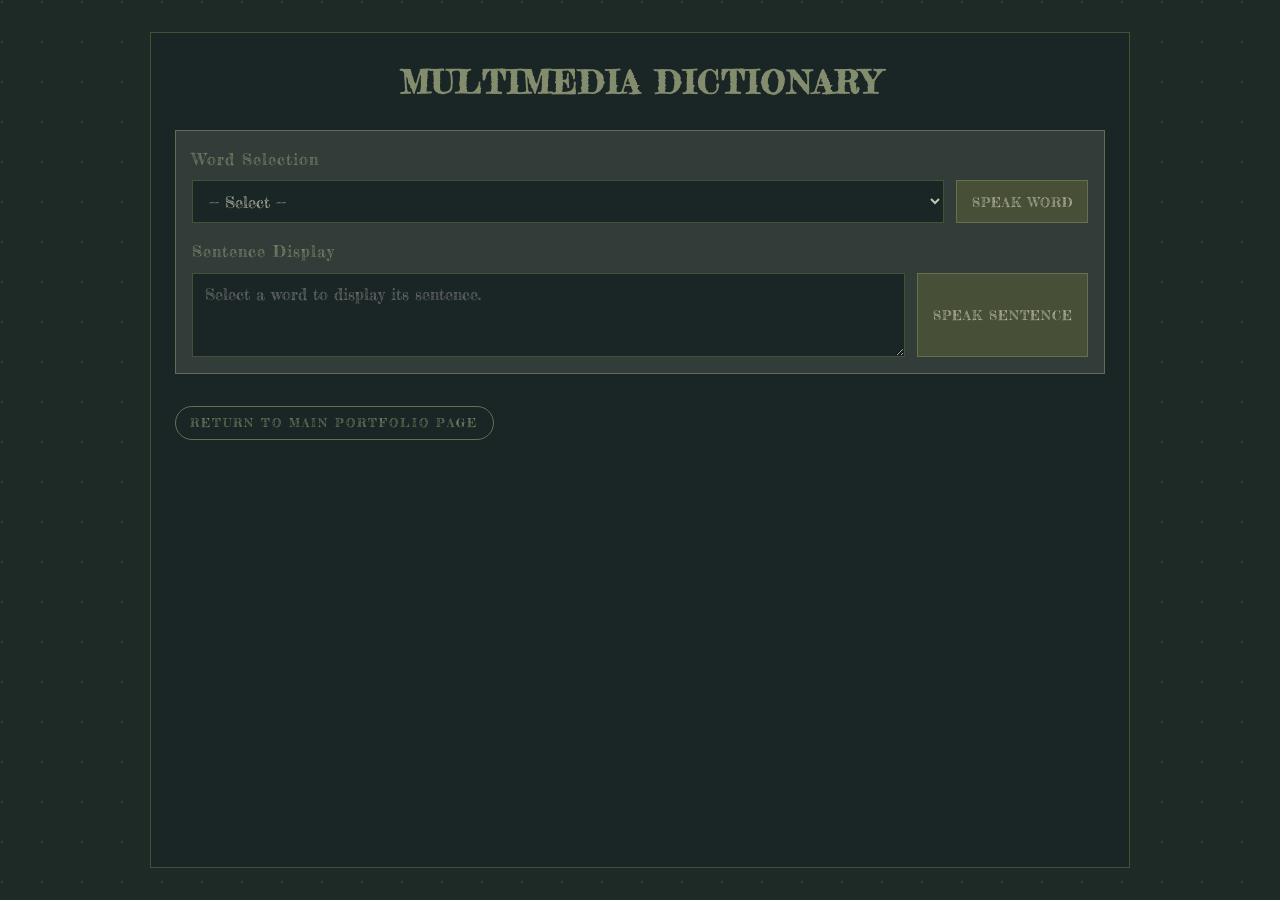
<file: assignment3/dictionary.html>
<!DOCTYPE html>
<html lang="en">
<head>
    <meta charset="UTF-8">
    <meta name="viewport" content="width=device-width, initial-scale=1.0">
    <title>Jerry Robayo - Multimedia Dictionary</title>
    <link rel="preconnect" href="https://fonts.googleapis.com">
    <link rel="preconnect" href="https://fonts.gstatic.com" crossorigin>
    <link href="https://fonts.googleapis.com/css2?family=Fredericka+the+Great&display=swap" rel="stylesheet">
    <link rel="stylesheet" href="../style.css">
</head>
<body class="fredericka-the-great-regular dictionary-page">
    <main class="dictionary-main">
        <h1>Multimedia Dictionary</h1>

        <div class="dictionary-panel">
            <div class="dictionary-row">
                <label for="wordSelect">Word Selection</label>
                <div class="dictionary-controls">
                    <select id="wordSelect" onchange="syncDictionary()">
                        <option value="">-- Select --</option>
                        <option value="Apple" data-sentence="The apple is red and crunchy.">Apple</option>
                        <option value="Butterfly" data-sentence="The butterfly has colorful wings.">Butterfly</option>
                        <option value="Elephant" data-sentence="The elephant uses its trunk to drink water.">Elephant</option>
                        <option value="Guitar" data-sentence="The guitar makes music when you strum the strings.">Guitar</option>
                        <option value="Rainbow" data-sentence="A rainbow appears after the rain and sun.">Rainbow</option>
                    </select>
                    <button type="button" class="dictionary-button" onclick="speakSelectedWord()">Speak Word</button>
                </div>
            </div>

            <div class="dictionary-row">
                <label for="sentenceDisplay">Sentence Display</label>
                <div class="dictionary-controls">
                    <textarea id="sentenceDisplay" rows="3" readonly placeholder="Select a word to display its sentence."></textarea>
                    <button type="button" class="dictionary-button" onclick="speakCurrentSentence()">Speak Sentence</button>
                </div>
            </div>
        </div>

        <p class="return-link-wrap">
            <a class="assignment-link" href="../index.html">Return to Main Portfolio Page</a>
        </p>
    </main>

    <script src="dictionary.js"></script>
</body>
</html>
</file>
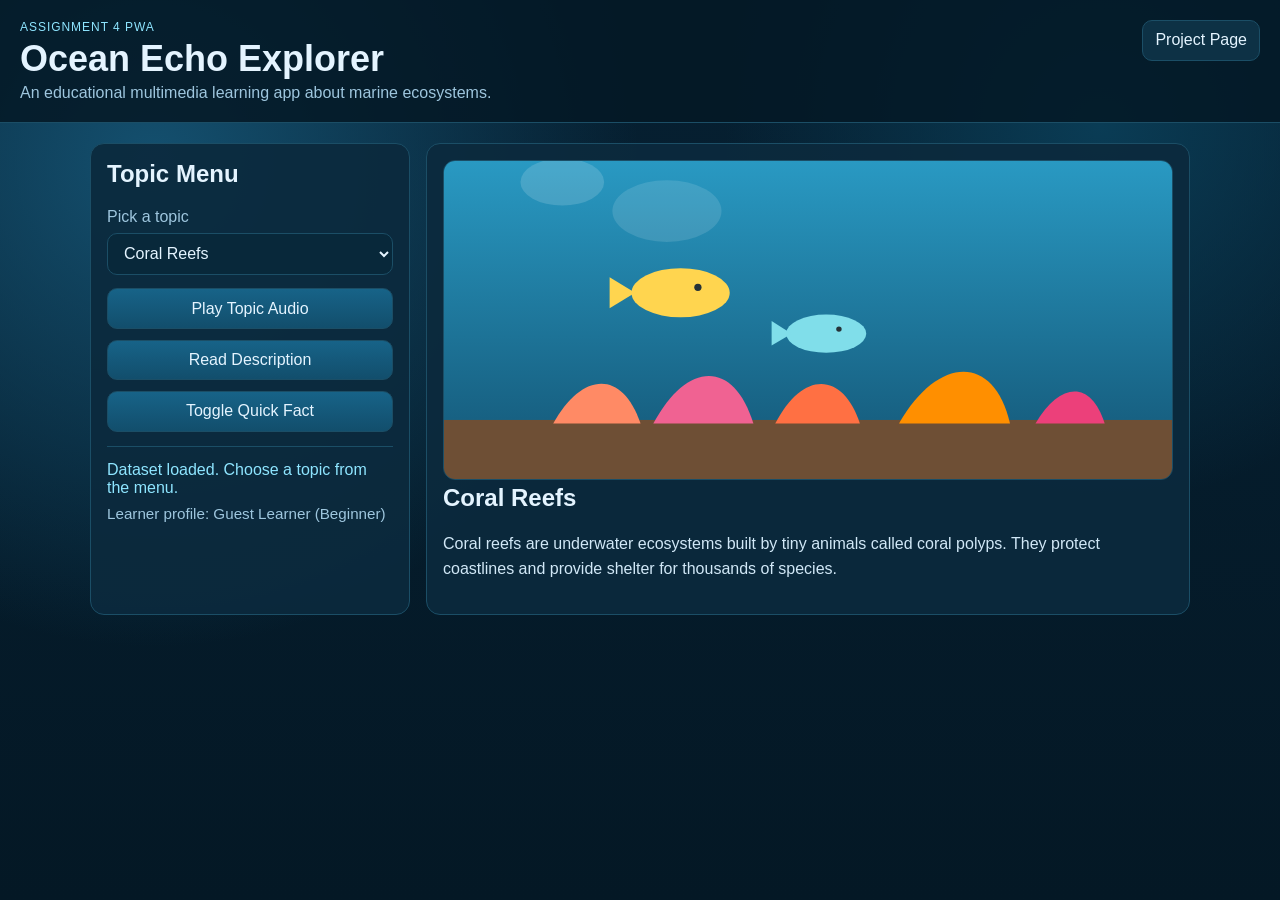
<file: assignment4/app.html>
<!DOCTYPE html>
<html lang="en">
<head>
    <meta charset="UTF-8">
    <meta name="viewport" content="width=device-width, initial-scale=1.0">
    <meta name="theme-color" content="#0b2a3d">
    <title>Ocean Echo Explorer</title>
    <link rel="manifest" href="./manifest.webmanifest">
    <link rel="apple-touch-icon" href="./assets/icons/icon-192.svg">
    <link rel="stylesheet" href="./app.css">
</head>
<body>
    <header class="app-header">
        <div>
            <p class="eyebrow">Assignment 4 PWA</p>
            <h1>Ocean Echo Explorer</h1>
            <p class="subtitle">An educational multimedia learning app about marine ecosystems.</p>
        </div>
        <div class="header-actions">
            <button id="installBtn" class="action-btn" type="button" hidden>Install App</button>
            <a class="action-link" href="./index.html">Project Page</a>
        </div>
    </header>

    <main class="app-layout">
        <section class="control-panel">
            <h2>Topic Menu</h2>
            <label for="topicMenu">Pick a topic</label>
            <select id="topicMenu" aria-label="Topic Menu"></select>

            <div class="button-stack">
                <button id="playAudioBtn" class="action-btn" type="button">Play Topic Audio</button>
                <button id="speakTextBtn" class="action-btn" type="button">Read Description</button>
                <button id="factBtn" class="action-btn" type="button">Toggle Quick Fact</button>
            </div>

            <div class="status-wrap">
                <p id="statusMessage">Loading dataset...</p>
                <p id="profileInfo" class="profile-info"></p>
            </div>
        </section>

        <section class="content-panel" aria-live="polite">
            <img id="topicImage" src="" alt="" class="topic-image">
            <h2 id="topicTitle"></h2>
            <p id="topicDescription"></p>
            <p id="topicFact" class="fact-box" hidden></p>
        </section>
    </main>

    <script src="./app.js"></script>
</body>
</html>
</file>
<file: style.css>
:root {
    --dusty-olive: #666f50ff;
    --ebony: #474f36ff;
    --dusty-olive-2: #838c6dff;
    --palm-leaf: #959372ff;
    --dry-sage: #c2c7acff;
    --ebony-2: #636b52ff;
    --jet-black: #1e2a26ff;
    --jet-black-2: #1a2525ff;
    --charcoal-brown: #323d39ff;
    --accent: #a3b18a;
}

.fredericka-the-great-regular {
    font-family: "Fredericka the Great", serif;
    font-weight: 400;
    font-style: normal;
}

* {
    box-sizing: border-box;
    cursor: crosshair;
}

body {
    line-height: 1.6;
    margin: 0;
    padding: 0;
    background-color: var(--jet-black);
    background-image:
        radial-gradient(circle at 2px 2px, var(--charcoal-brown) 1px, transparent 0);
    background-size: 40px 40px;
    color: var(--dry-sage);
    display: flex;
    flex-direction: column;
    min-height: 100vh;
}

header {
    background: linear-gradient(180deg, var(--jet-black-2) 0%, transparent 100%);
    border-bottom: 2px solid var(--ebony);
    padding: 3rem 1rem;
    text-align: center;
    text-transform: uppercase;
    letter-spacing: 4px;
}

header h1 {
    margin: 0;
    font-size: 3rem;
    color: var(--dusty-olive-2);
    text-shadow: 3px 3px var(--jet-black), 5px 5px var(--ebony);
}

.location {
    margin: 0.5rem 0 0;
    color: var(--palm-leaf);
    letter-spacing: 2px;
}

.contact-links {
    display: flex;
    flex-wrap: wrap;
    gap: 0.75rem;
    justify-content: center;
    margin-top: 1rem;
    text-transform: none;
    letter-spacing: 1px;
}

.contact-links a {
    padding: 0.25rem 0.75rem;
    border: 1px solid var(--ebony);
    border-radius: 999px;
    background: rgba(50, 61, 57, 0.6);
    font-size: 0.85rem;
}

header .stats {
    display: flex;
    justify-content: center;
    gap: 20px;
    margin-top: 1rem;
    font-size: 0.9rem;
    color: var(--palm-leaf);
}

.stat-item {
    border: 1px solid var(--ebony);
    padding: 5px 15px;
    background: rgba(30, 42, 38, 0.8);
}

main {
    flex: 1;
    padding: 2rem;
    max-width: 1000px;
    margin: 0 auto;
    width: 100%;
}

section {
    background: rgba(26, 37, 37, 0.9);
    border: 1px solid var(--ebony);
    padding: 2rem;
    margin-bottom: 2rem;
    position: relative;
    clip-path: polygon(0 0, 100% 0, 100% 95%, 95% 100%, 0 100%);
}

section::before {
    content: '';
    position: absolute;
    top: 0;
    left: 0;
    width: 100%;
    height: 4px;
    background: var(--dusty-olive);
}

h2 {
    text-transform: uppercase;
    color: var(--dusty-olive-2);
    border-left: 5px solid var(--dusty-olive);
    padding-left: 1rem;
    margin-top: 0;
}

.section-intro {
    margin: 0.5rem 0 1.5rem;
    color: var(--palm-leaf);
}

section ul {
    margin: 0.75rem 0 0;
    padding-left: 1.25rem;
    color: var(--dry-sage);
}

section li {
    margin-bottom: 0.5rem;
}

.resume-item + .resume-item {
    margin-top: 2rem;
}

.item-header {
    display: flex;
    flex-wrap: wrap;
    justify-content: space-between;
    gap: 0.5rem;
    align-items: baseline;
}

.item-header h3 {
    margin: 0;
    font-size: 1.25rem;
}

.item-dates,
.item-location {
    color: var(--palm-leaf);
    font-size: 0.95rem;
    letter-spacing: 1px;
}

.item-subtitle {
    margin: 1rem 0 0.5rem;
    font-size: 0.9rem;
    text-transform: uppercase;
    letter-spacing: 2px;
    color: var(--dusty-olive-2);
}

.tag-group {
    display: flex;
    flex-wrap: wrap;
    gap: 0.5rem;
}

.grid {
    display: grid;
    grid-template-columns: repeat(auto-fit, minmax(300px, 1fr));
    gap: 1.5rem;
}

.card {
    background: var(--charcoal-brown);
    border: 1px solid var(--ebony-2);
    padding: 1.5rem;
    transition: transform 0.2s, border-color 0.2s;
}

.card:hover {
    transform: translateY(-5px);
    border-color: var(--dusty-olive-2);
}

.assignment-grid {
    grid-template-columns: repeat(auto-fit, minmax(250px, 1fr));
}

.assignment-card h3 {
    margin-top: 0;
}

.assignment-date {
    font-size: 0.85rem;
    color: var(--palm-leaf);
    letter-spacing: 1px;
    margin: 0.25rem 0 1rem;
}

.assignment-link {
    display: inline-block;
    margin-top: 1rem;
    padding: 0.4rem 0.9rem;
    border: 1px solid var(--dusty-olive);
    border-radius: 999px;
    text-transform: uppercase;
    font-size: 0.75rem;
    letter-spacing: 2px;
}

.project-card .item-header h3 {
    font-size: 1.4rem;
}

.project-links {
    display: flex;
    gap: 0.75rem;
}

.project-links a {
    font-size: 0.85rem;
    text-transform: uppercase;
    letter-spacing: 1px;
}

.tech-grid .card h3 {
    margin-top: 0;
    text-transform: uppercase;
    letter-spacing: 2px;
    color: var(--dusty-olive-2);
}

.tech-grid .tag-group {
    margin-top: 1rem;
}

.tag {
    display: inline-block;
    background: var(--ebony);
    color: var(--dry-sage);
    padding: 2px 8px;
    font-size: 0.75rem;
    margin-right: 5px;
    margin-bottom: 5px;
    border: 1px solid var(--dusty-olive);
}

.quest-item {
    display: flex;
    justify-content: space-between;
    align-items: center;
    padding: 1rem;
    border-bottom: 1px solid var(--ebony);
}

.quest-status {
    color: var(--palm-leaf);
    font-weight: bold;
}

footer {
    text-align: center;
    padding: 2rem;
    font-size: 0.8rem;
    color: var(--ebony-2);
    border-top: 1px solid var(--ebony);
}

a {
    color: var(--dusty-olive-2);
    text-decoration: none;
}

a:hover {
    color: var(--dry-sage);
    text-decoration: underline;
}

.cartoon-page {
    align-items: center;
    justify-content: center;
    padding: 2rem 1rem;
}

.cartoon-main {
    width: 100%;
    max-width: 980px;
    text-align: center;
    background: rgba(26, 37, 37, 0.9);
    border: 1px solid var(--ebony);
    padding: 1.5rem;
}

.cartoon-main h1 {
    color: var(--dusty-olive-2);
    text-transform: uppercase;
    letter-spacing: 2px;
    margin-top: 0;
}

#cartoonCanvas {
    width: 100%;
    max-width: 900px;
    height: auto;
    border: 4px solid var(--ebony);
    background: #9fd8ff;
}

.return-link-wrap {
    margin-top: 1rem;
}

.animation-page {
    align-items: center;
    justify-content: center;
    padding: 2rem 1rem;
}

.animation-main {
    width: 100%;
    max-width: 1100px;
    text-align: center;
    background: rgba(26, 37, 37, 0.9);
    border: 1px solid var(--ebony);
    padding: 1.5rem;
}

.animation-main h1 {
    color: var(--dusty-olive-2);
    text-transform: uppercase;
    letter-spacing: 2px;
    margin-top: 0;
}

.animation-figure {
    margin: 0;
}

.animation-media {
    width: 100%;
    max-width: 1000px;
    height: auto;
    border: 3px solid var(--ebony);
    background: #000;
}

.animation-figure figcaption {
    margin-top: 0.6rem;
    color: var(--palm-leaf);
}

.animation-links {
    display: flex;
    flex-wrap: wrap;
    justify-content: center;
    gap: 0.75rem;
    margin-top: 1rem;
}

.video-page {
    align-items: center;
    justify-content: center;
    padding: 2rem 1rem;
}

.video-main {
    width: 100%;
    max-width: 1100px;
    background: rgba(26, 37, 37, 0.9);
    border: 1px solid var(--ebony);
    padding: 1.5rem;
}

.video-main h1 {
    color: var(--dusty-olive-2);
    text-transform: uppercase;
    letter-spacing: 2px;
    margin-top: 0;
    text-align: center;
}

.video-intro {
    text-align: center;
    color: var(--palm-leaf);
}

.video-card {
    margin-top: 1rem;
    padding: 1rem;
    background: var(--charcoal-brown);
    border: 1px solid var(--ebony-2);
}

.video-card h2 {
    margin-top: 0;
    color: var(--dusty-olive-2);
    font-size: 1.1rem;
}

.video-frame-wrap {
    position: relative;
    width: 100%;
    padding-top: 56.25%;
    border: 2px solid var(--ebony);
    background: #000;
}

.video-frame-wrap iframe {
    position: absolute;
    top: 0;
    left: 0;
    width: 100%;
    height: 100%;
    border: 0;
}

.dictionary-page {
    align-items: center;
    justify-content: center;
    padding: 2rem 1rem;
}

.dictionary-main {
    width: 100%;
    max-width: 980px;
    background: rgba(26, 37, 37, 0.9);
    border: 1px solid var(--ebony);
    padding: 1.5rem;
}

.dictionary-main h1 {
    color: var(--dusty-olive-2);
    text-transform: uppercase;
    letter-spacing: 2px;
    margin-top: 0;
    text-align: center;
}

.dictionary-panel {
    background: var(--charcoal-brown);
    border: 1px solid var(--ebony-2);
    padding: 1rem;
}

.dictionary-row + .dictionary-row {
    margin-top: 1rem;
}

.dictionary-row label {
    display: block;
    margin-bottom: 0.5rem;
    color: var(--dusty-olive-2);
    letter-spacing: 1px;
}

.dictionary-controls {
    display: flex;
    align-items: stretch;
    gap: 0.75rem;
}

#wordSelect,
#sentenceDisplay {
    width: 100%;
    border: 1px solid var(--ebony);
    background: var(--jet-black-2);
    color: var(--dry-sage);
    padding: 0.6rem 0.75rem;
    font-family: "Fredericka the Great", serif;
    font-size: 1rem;
}

#sentenceDisplay {
    resize: vertical;
    min-height: 84px;
}

.dictionary-button {
    border: 1px solid var(--dusty-olive);
    background: var(--ebony);
    color: var(--dry-sage);
    text-transform: uppercase;
    letter-spacing: 1px;
    padding: 0.6rem 0.9rem;
    font-family: "Fredericka the Great", serif;
    cursor: pointer;
    white-space: nowrap;
}

.dictionary-button:hover {
    background: var(--dusty-olive);
    color: var(--jet-black-2);
}

@media (max-width: 700px) {
    .dictionary-controls {
        flex-direction: column;
    }

    .dictionary-button {
        width: 100%;
    }
}
</file>
<file: assignment4/promo.css>
:root {
    --bg: #03141e;
    --panel: #0a2535;
    --line: #16455d;
    --ink: #e9f8ff;
    --muted: #98c7df;
    --accent: #3dc2ee;
}

* {
    box-sizing: border-box;
}

body {
    margin: 0;
    font-family: "Trebuchet MS", "Segoe UI", sans-serif;
    color: var(--ink);
    background:
        radial-gradient(circle at 85% 5%, #0e3850 0, transparent 25%),
        radial-gradient(circle at 20% 10%, #0c3248 0, transparent 30%),
        linear-gradient(180deg, #041a28 0%, #03141e 100%);
}

.hero {
    padding: 2rem 1rem;
    text-align: center;
    border-bottom: 1px solid var(--line);
    background: rgba(3, 20, 30, 0.82);
}

.kicker {
    margin: 0;
    text-transform: uppercase;
    letter-spacing: 0.08em;
    color: var(--accent);
    font-size: 0.78rem;
}

h1 {
    margin: 0.4rem 0;
    font-size: clamp(1.8rem, 4vw, 2.8rem);
}

.lead {
    margin: 0 auto;
    color: var(--muted);
    max-width: 64ch;
}

.hero-actions {
    margin-top: 1rem;
    display: flex;
    gap: 0.75rem;
    justify-content: center;
    flex-wrap: wrap;
}

.btn {
    display: inline-block;
    padding: 0.6rem 0.95rem;
    border-radius: 10px;
    border: 1px solid var(--line);
    text-decoration: none;
    color: var(--ink);
    background: #0f3246;
}

.btn.primary {
    border-color: #2caed8;
    background: #136184;
}

main {
    width: min(1100px, calc(100% - 2rem));
    margin: 1rem auto 2rem;
    display: grid;
    gap: 1rem;
}

section {
    background: rgba(10, 37, 53, 0.9);
    border: 1px solid var(--line);
    border-radius: 12px;
    padding: 1rem;
}

section h2 {
    margin-top: 0;
}

ul,
ol {
    margin: 0.6rem 0 0;
    padding-left: 1.1rem;
}

li {
    margin-bottom: 0.4rem;
}

code {
    background: rgba(255, 255, 255, 0.08);
    border-radius: 6px;
    padding: 0.1rem 0.4rem;
}

.shot-grid {
    display: grid;
    grid-template-columns: repeat(auto-fit, minmax(220px, 1fr));
    gap: 0.9rem;
}

figure {
    margin: 0;
    background: rgba(11, 45, 65, 0.75);
    border: 1px solid var(--line);
    border-radius: 10px;
    padding: 0.6rem;
}

figure img {
    width: 100%;
    border-radius: 8px;
    border: 1px solid #205a78;
    background: #082a3d;
}

figcaption {
    margin-top: 0.45rem;
    color: var(--muted);
    font-size: 0.92rem;
}

a {
    color: #9ce7ff;
}
</file>
<file: assignment8/resume.css>
body {
    background:
        radial-gradient(circle at 12% 10%, rgba(79, 70, 229, 0.22), transparent 30%),
        radial-gradient(circle at 88% 8%, rgba(34, 197, 94, 0.22), transparent 30%),
        #f4f7fb;
}

.hero-section {
    color: #f8fafc;
    background:
        linear-gradient(135deg, rgba(15, 23, 42, 0.96), rgba(30, 41, 59, 0.96)),
        url("data:image/svg+xml,%3Csvg xmlns='http://www.w3.org/2000/svg' viewBox='0 0 1600 800'%3E%3Cg fill='%23222f45'%3E%3Cpath d='M0 780h1600v20H0zM0 730h1600v20H0zM0 680h1600v20H0zM0 630h1600v20H0zM0 580h1600v20H0zM0 530h1600v20H0zM0 480h1600v20H0zM0 430h1600v20H0zM0 380h1600v20H0zM0 330h1600v20H0zM0 280h1600v20H0zM0 230h1600v20H0zM0 180h1600v20H0zM0 130h1600v20H0zM0 80h1600v20H0zM0 30h1600v20H0z'/%3E%3C/g%3E%3C/svg%3E");
    background-size: cover;
}

.glass-card {
    background: rgba(255, 255, 255, 0.1);
    color: #f8fafc;
    backdrop-filter: blur(4px);
}

.section-pad {
    padding: 2rem 0 0.5rem;
}

.section-title {
    margin-bottom: 1rem;
    font-weight: 700;
    color: #0f172a;
}

.carousel-image {
    max-height: 450px;
    object-fit: cover;
    background: #0f172a;
}

.carousel-caption {
    background: rgba(2, 6, 23, 0.62);
    border-radius: 0.5rem;
    padding: 0.6rem 0.9rem;
}
</file>
<file: assignment4/app.css>
:root {
    --bg: #041825;
    --panel: #0b2a3d;
    --panel-alt: #10384f;
    --ink: #e4f4ff;
    --muted: #9ec6de;
    --accent: #34b3d6;
    --accent-2: #8ee5ff;
    --line: #1b4e66;
}

* {
    box-sizing: border-box;
}

body {
    margin: 0;
    font-family: "Trebuchet MS", "Segoe UI", sans-serif;
    color: var(--ink);
    background:
        radial-gradient(circle at 12% 18%, #14506f 0, transparent 36%),
        radial-gradient(circle at 86% 14%, #0a3c55 0, transparent 28%),
        linear-gradient(180deg, #062032 0%, #041825 100%);
    min-height: 100vh;
}

.app-header {
    display: flex;
    justify-content: space-between;
    gap: 1rem;
    align-items: flex-start;
    padding: 1.25rem;
    border-bottom: 1px solid var(--line);
    background: rgba(4, 24, 37, 0.85);
}

.eyebrow {
    margin: 0;
    color: var(--accent-2);
    text-transform: uppercase;
    letter-spacing: 0.08em;
    font-size: 0.75rem;
}

h1 {
    margin: 0.25rem 0;
    font-size: clamp(1.6rem, 3vw, 2.25rem);
}

.subtitle {
    margin: 0;
    color: var(--muted);
    max-width: 60ch;
}

.header-actions {
    display: flex;
    flex-direction: column;
    gap: 0.5rem;
    align-items: flex-end;
}

.app-layout {
    width: min(1100px, 100% - 2rem);
    margin: 1.25rem auto 2rem;
    display: grid;
    grid-template-columns: 320px 1fr;
    gap: 1rem;
}

.control-panel,
.content-panel {
    background: rgba(11, 42, 61, 0.92);
    border: 1px solid var(--line);
    border-radius: 14px;
    padding: 1rem;
}

.control-panel h2,
.content-panel h2 {
    margin-top: 0;
}

label {
    display: block;
    margin-bottom: 0.45rem;
    color: var(--muted);
}

select,
.action-btn,
.action-link {
    width: 100%;
    border-radius: 10px;
    border: 1px solid var(--line);
    padding: 0.65rem 0.75rem;
    font-size: 1rem;
}

select {
    background: #08283a;
    color: var(--ink);
}

.button-stack {
    margin-top: 0.85rem;
    display: grid;
    gap: 0.65rem;
}

.action-btn {
    background: linear-gradient(180deg, #176388 0%, #124e6c 100%);
    color: var(--ink);
    cursor: pointer;
}

.action-btn:hover {
    border-color: var(--accent);
}

.action-link {
    display: inline-block;
    text-align: center;
    text-decoration: none;
    color: var(--ink);
    background: #0d3145;
}

.status-wrap {
    margin-top: 0.9rem;
    border-top: 1px solid var(--line);
    padding-top: 0.85rem;
}

#statusMessage {
    margin: 0;
    color: var(--accent-2);
}

.profile-info {
    margin: 0.5rem 0 0;
    color: var(--muted);
    font-size: 0.95rem;
}

.topic-image {
    width: 100%;
    max-height: 320px;
    object-fit: cover;
    border: 1px solid var(--line);
    border-radius: 12px;
    background: #0a2d42;
}

#topicDescription {
    color: #d1e8f7;
    line-height: 1.55;
}

.fact-box {
    margin: 0.8rem 0 0;
    padding: 0.8rem;
    border: 1px solid #25749a;
    border-radius: 10px;
    background: rgba(17, 73, 99, 0.35);
    color: #e8fbff;
}

@media (max-width: 880px) {
    .app-layout {
        grid-template-columns: 1fr;
    }

    .header-actions {
        align-items: stretch;
        min-width: 180px;
    }
}

@media (max-width: 560px) {
    .app-header {
        flex-direction: column;
    }

    .header-actions {
        width: 100%;
    }
}
</file>
